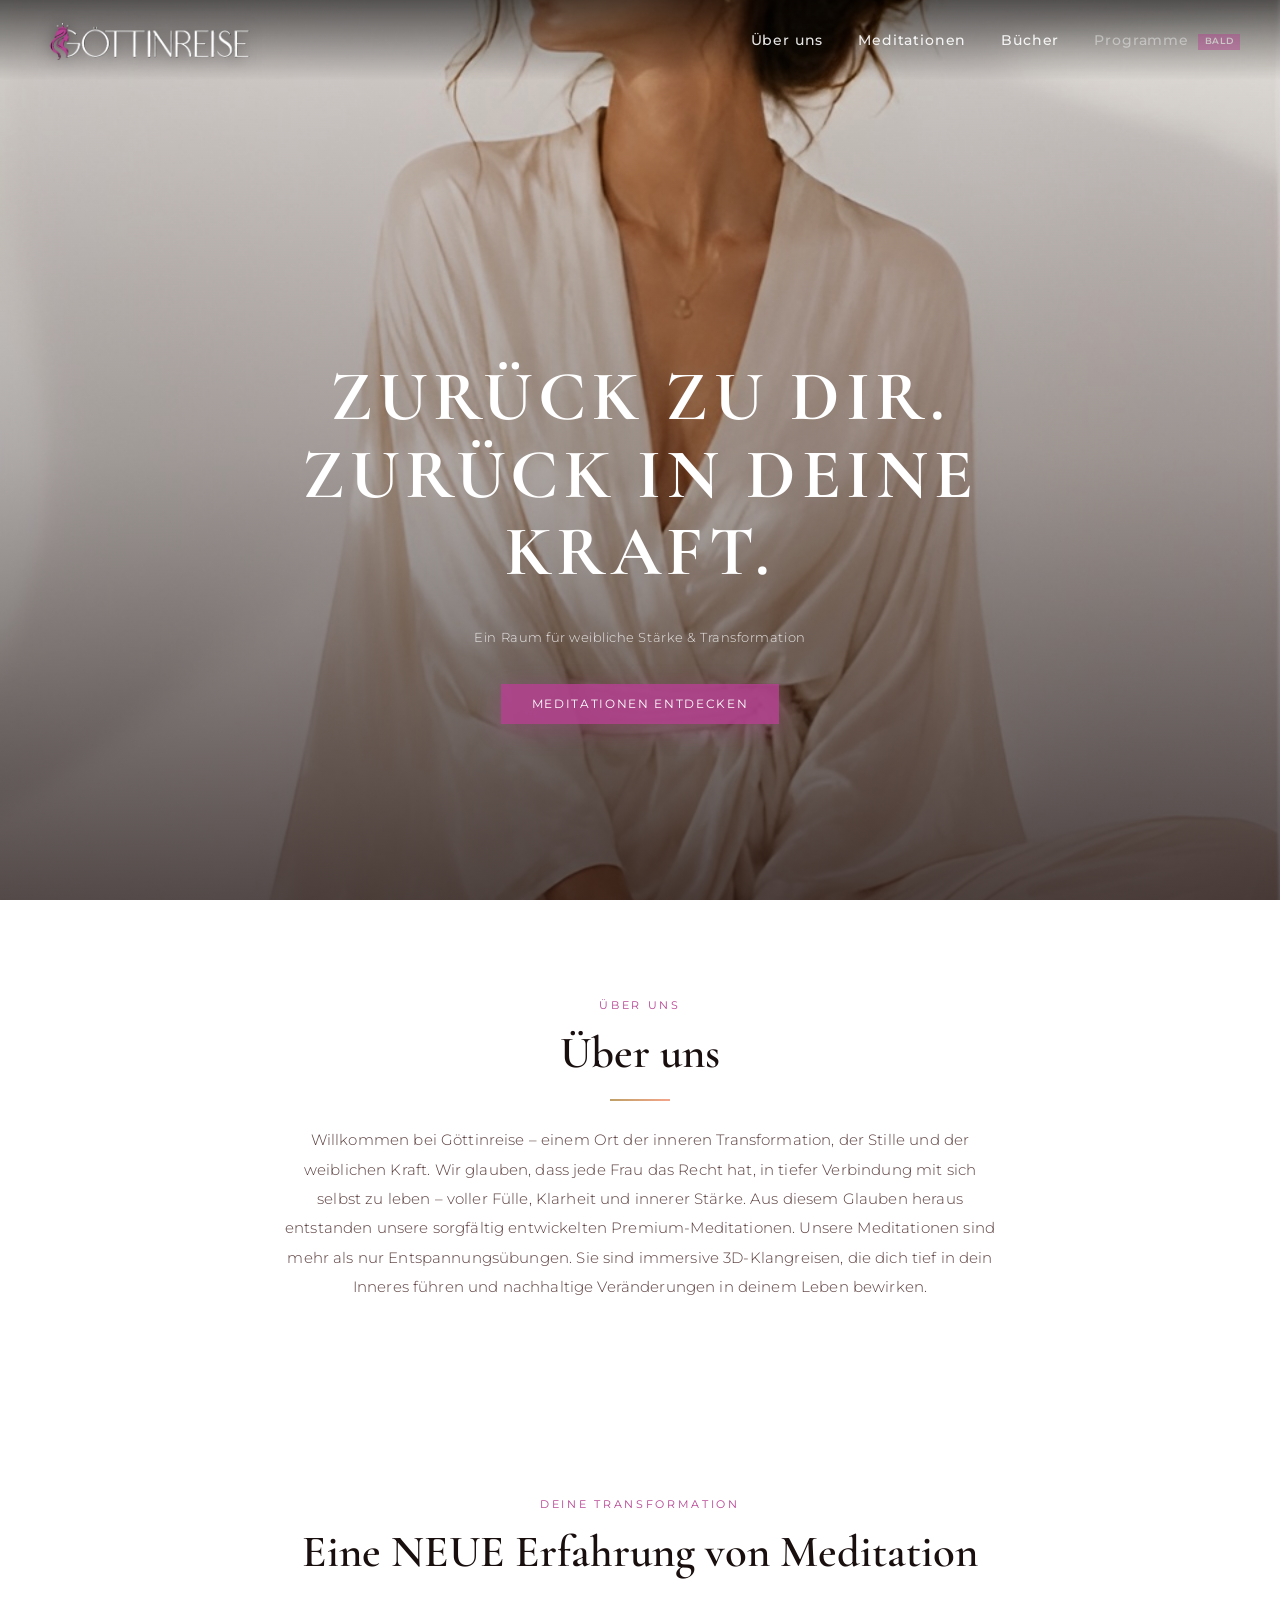
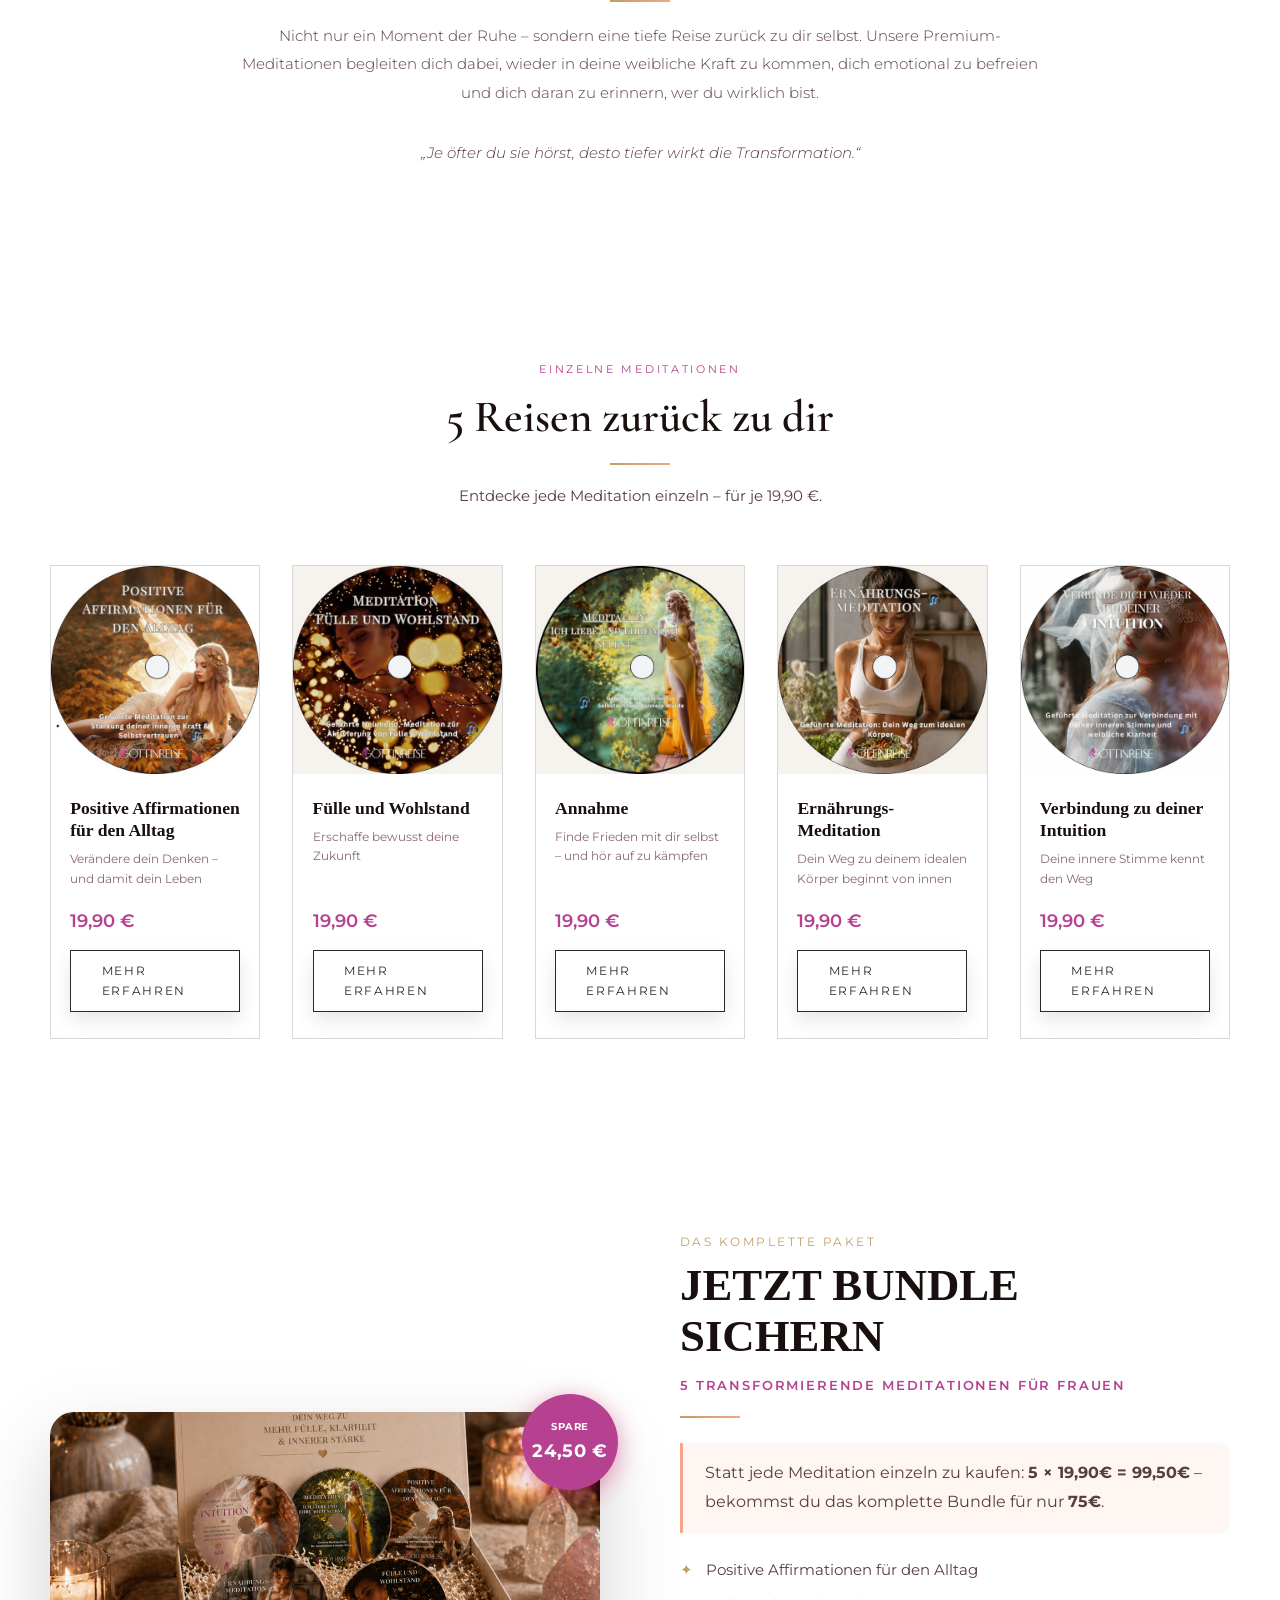
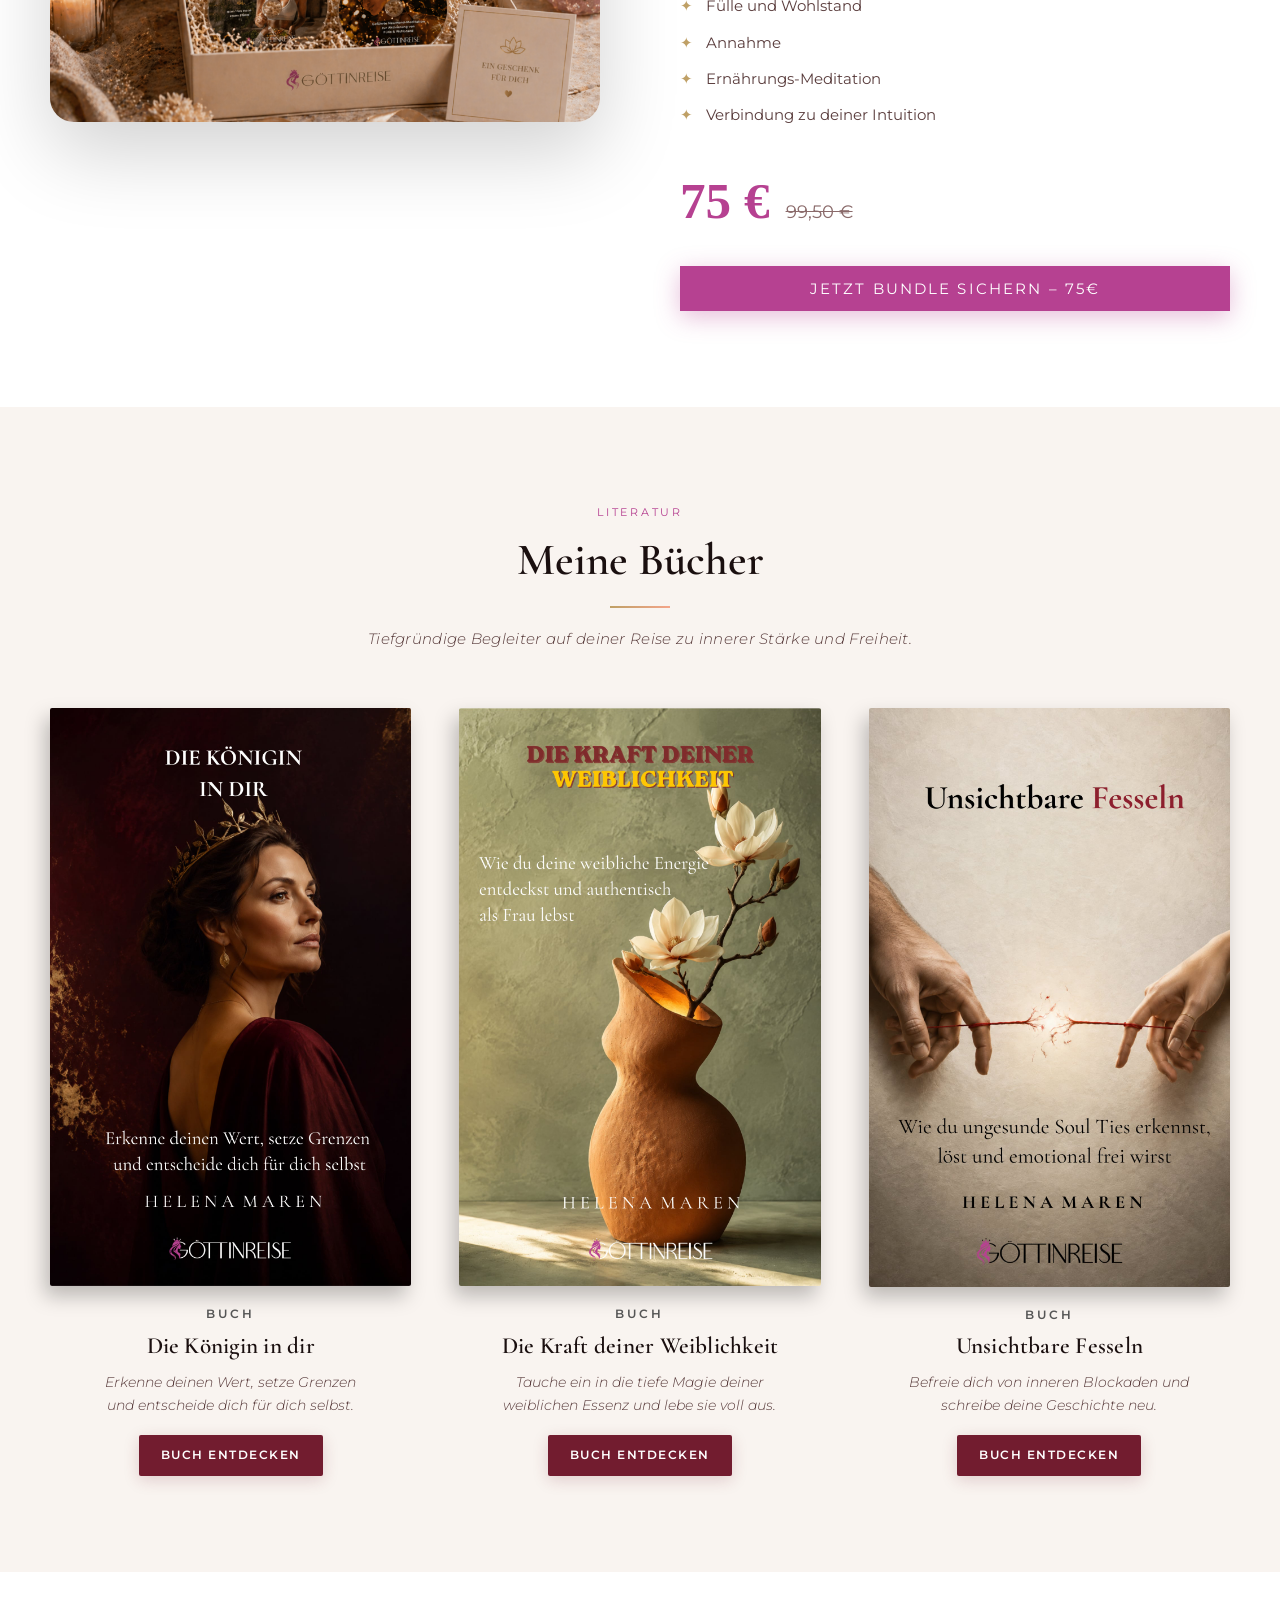
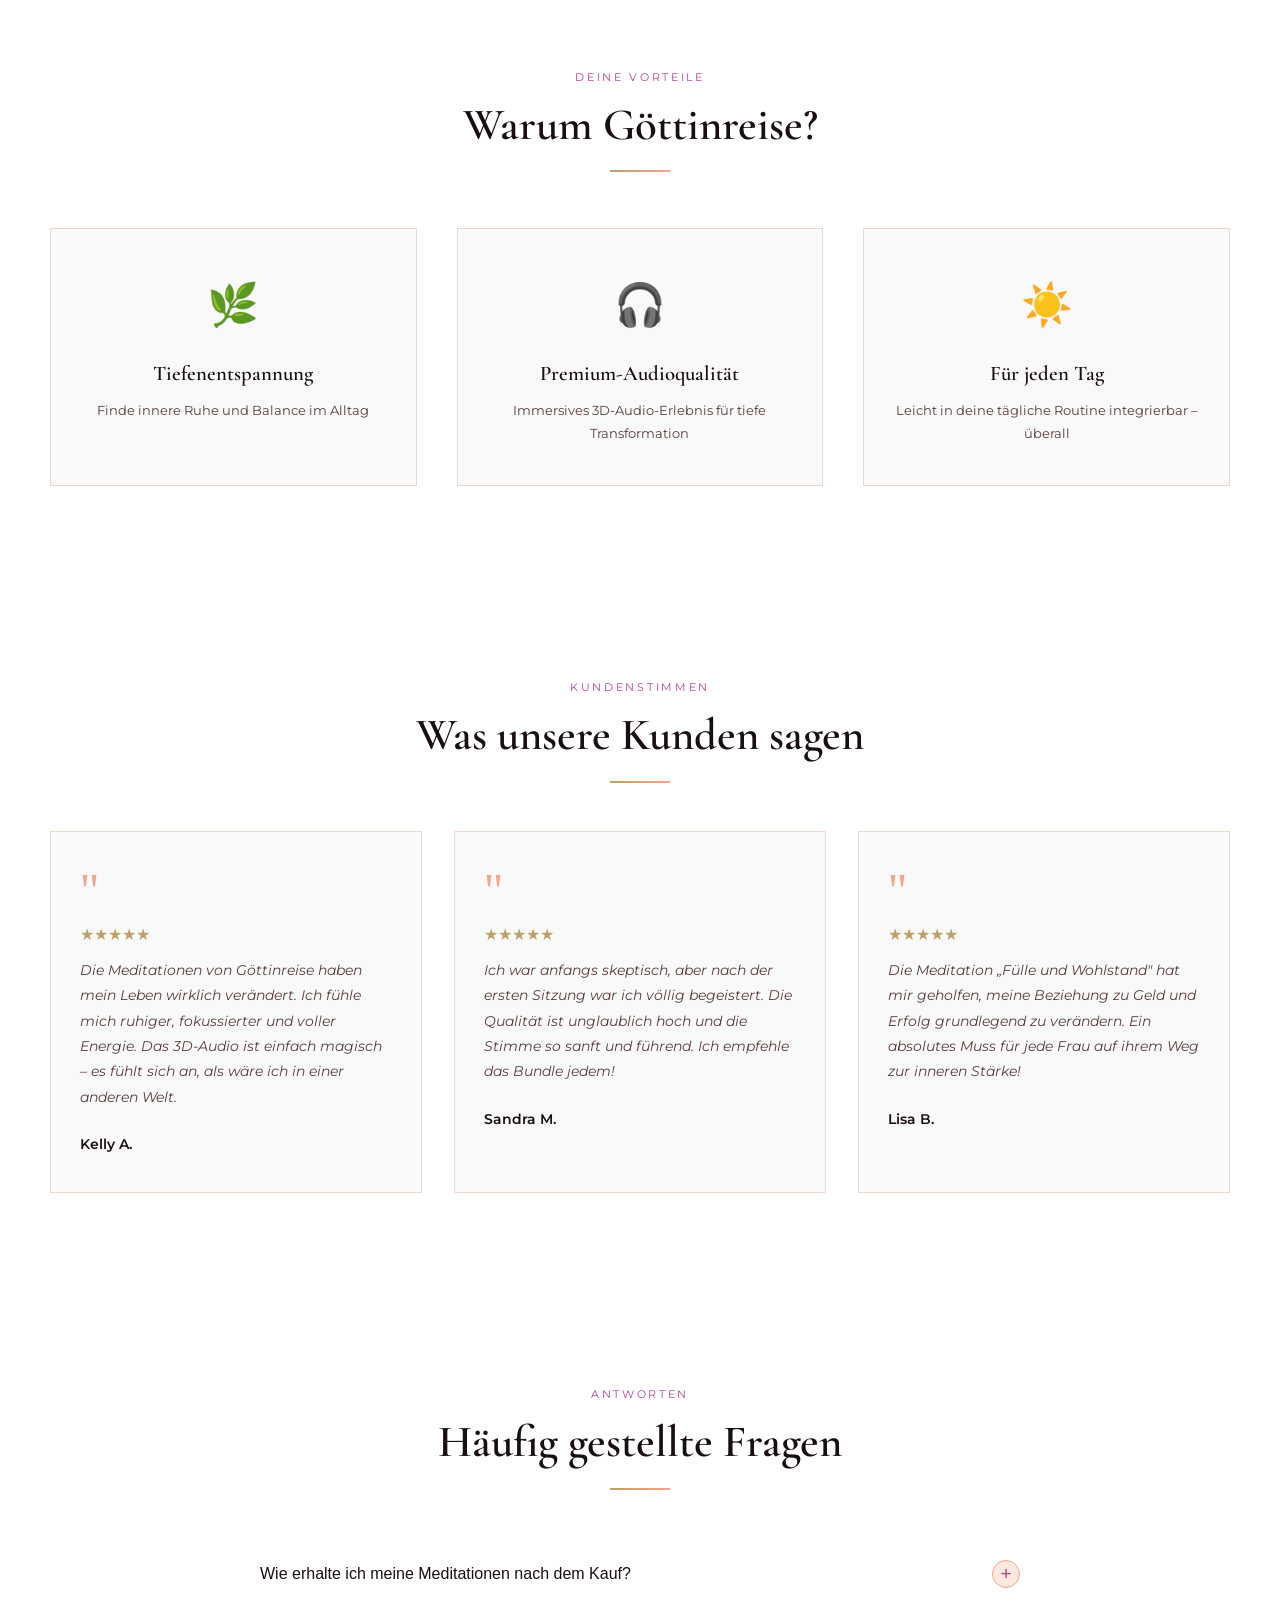
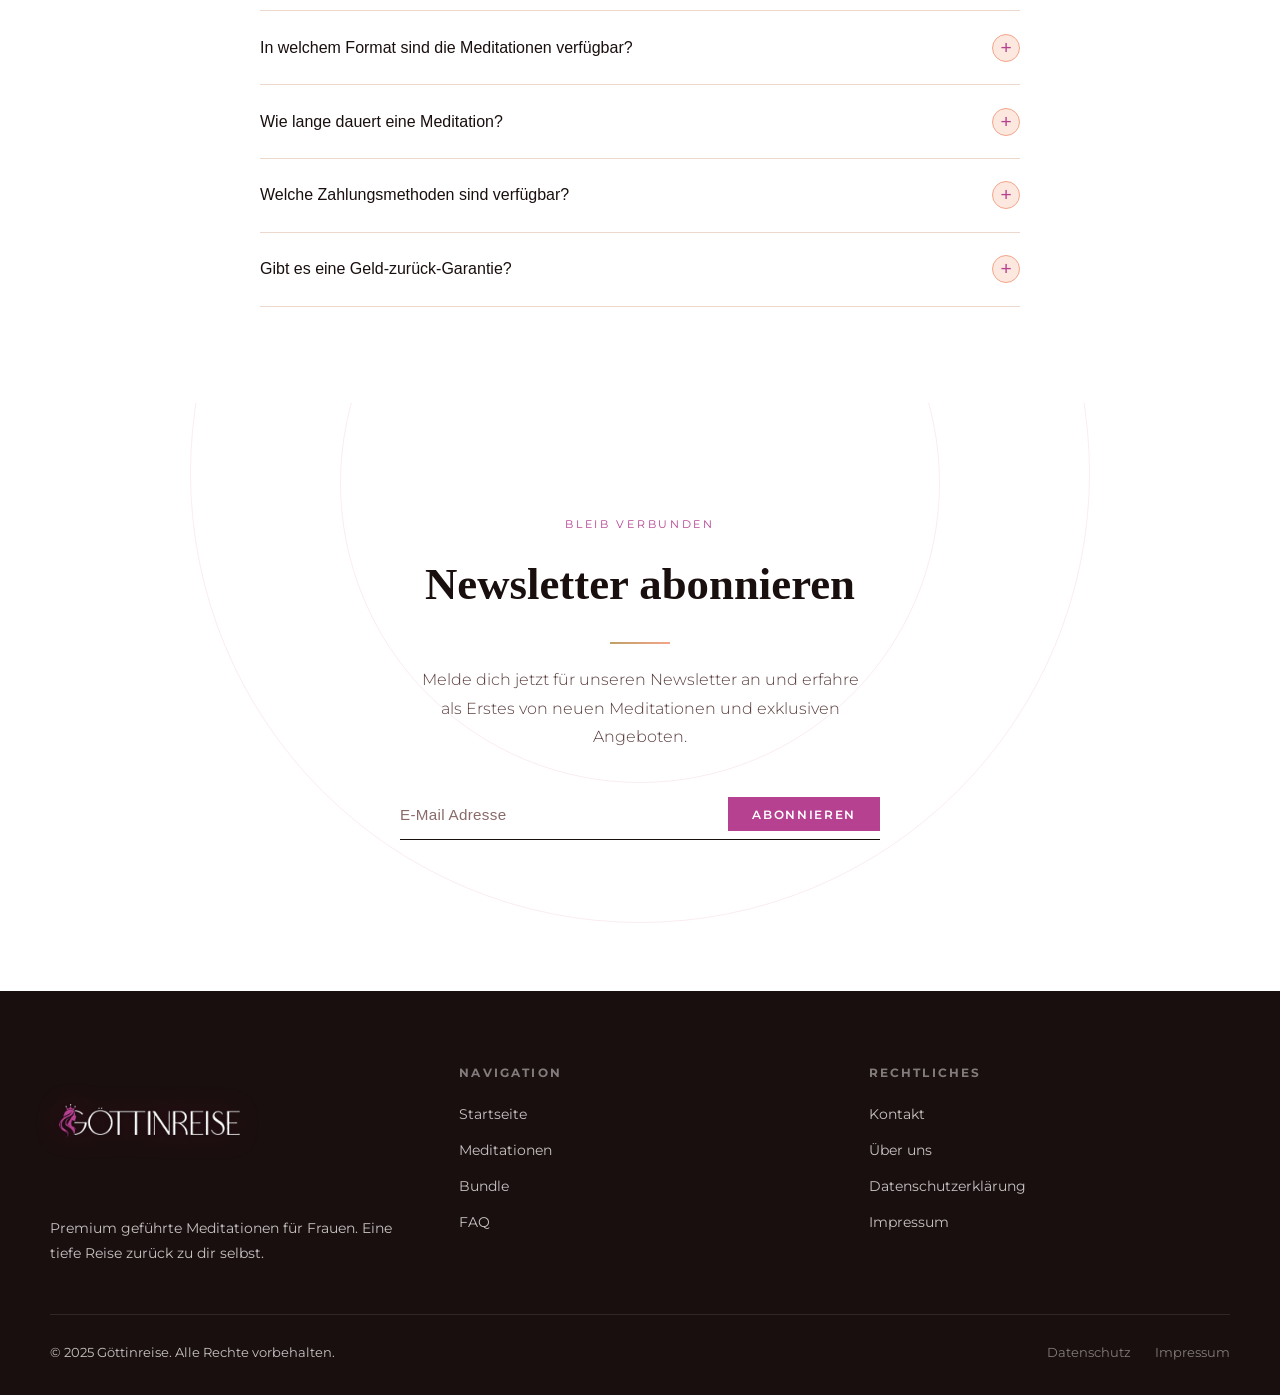
<file: index.html>
<!DOCTYPE html>
<html lang="de">

<head>
  <meta charset="UTF-8" />
  <meta name="viewport" content="width=device-width, initial-scale=1.0" />
  <title>Göttinreise – Premium-Meditationen für Frauen | Innere Stärke & Transformation</title>
  <meta name="description" content="5 transformierende Meditationen für Frauen. Finde zurück zu dir – mit Positive Affirmationen, Fülle & Wohlstand, Annahme, Ernährungs-Meditation und Intuition. Jetzt als Bundle für 75€." />
  <link rel="stylesheet" href="style.css" />
  <link rel="icon" type="image/jpg" href="images/favicon.jpg">
  <link rel="apple-touch-icon" href="images/favicon.jpg">
</head>

<body>

  <!-- NAVBAR -->
  <nav class="navbar" id="navbar">
    <a href="index.html" class="nav-logo">
      <!-- logo-white: visible on transparent (hero) state -->
      <img src="images/logo-white.png" alt="Göttinreise Logo" class="logo-white" />
      <!-- logo-black: visible when navbar is solid white (scrolled) -->
      <img src="images/logo-black.png" alt="Göttinreise Logo" class="logo-dark" />
    </a>
    <ul class="nav-links" id="navLinks">
      <li><a href="#ueber-uns">Über uns</a></li>
      <li><a href="#meditationen">Meditationen</a></li>
      <li><a href="#books">Bücher</a></li>
      <li><a href="#" class="nav-coming-soon" aria-disabled="true" tabindex="-1">Programme <span class="nav-badge">Bald</span></a></li>
    </ul>
    <button class="nav-burger" id="burger" aria-label="Menü öffnen">
      <span></span><span></span><span></span>
    </button>
  </nav>

  <!-- HERO -->
  <section class="hero" id="home">
    <img src="images/hero.png" alt="Frau meditiert bei Sonnenuntergang" class="hero-img" />
    <div class="hero-overlay"></div>
    <div class="hero-content">
      <h1 class="hero-title">ZURÜCK ZU DIR.<br>ZURÜCK IN DEINE KRAFT.</h1>
      <p class="hero-sub">Ein Raum für weibliche Stärke &amp; Transformation</p>
      <div class="hero-actions">
        <a href="#meditationen" class="btn btn-primary" id="hero-cta-btn">Meditationen entdecken</a>
      </div>
    </div>
  </section>

  <!-- ÜBER UNS -->
  <section class="ueber-uns-section" id="ueber-uns">
    <div class="section-inner ueber-uns-inner reveal">
      <span class="eyebrow">Über uns</span>
      <h2 class="section-title center">Über uns</h2>
      <div class="divider center"></div>
      <p class="ueber-uns-text">Willkommen bei Göttinreise – einem Ort der inneren Transformation, der Stille und der weiblichen Kraft. Wir glauben, dass jede Frau das Recht hat, in tiefer Verbindung mit sich selbst zu leben – voller Fülle, Klarheit und innerer Stärke. Aus diesem Glauben heraus entstanden unsere sorgfältig entwickelten Premium-Meditationen. Unsere Meditationen sind mehr als nur Entspannungsübungen. Sie sind immersive 3D-Klangreisen, die dich tief in dein Inneres führen und nachhaltige Veränderungen in deinem Leben bewirken.</p>
    </div>
  </section>

  <!-- BRAND INTRO -->
  <section class="brand-intro" id="about">
    <div class="section-inner brand-intro-inner reveal">
      <span class="eyebrow">Deine Transformation</span>
      <h2 class="section-title center" style="margin-bottom:1.4rem;">Eine NEUE Erfahrung von Meditation</h2>
      <div class="divider center"></div>
      <p>Nicht nur ein Moment der Ruhe – sondern eine tiefe Reise zurück zu dir selbst. Unsere Premium-Meditationen begleiten dich dabei, wieder in deine weibliche Kraft zu kommen, dich emotional zu befreien und dich daran zu erinnern, wer du wirklich bist.</p>
      <p class="value-testimonial" style="margin-top:2rem;">&bdquo;Je öfter du sie hörst, desto tiefer wirkt die Transformation.&ldquo;</p>
    </div>
  </section>

  <!-- INDIVIDUAL MEDITATIONS -->
  <section class="products-section" id="meditationen">
    <div class="section-inner">
      <div style="text-align:center" class="reveal">
        <span class="eyebrow">Einzelne Meditationen</span>
        <h2 class="section-title center">5 Reisen zurück zu dir</h2>
        <div class="divider center"></div>
        <p class="products-intro">Entdecke jede Meditation einzeln – für je 19,90 €.</p>
      </div>

      <div class="products-grid">

        <div class="product-card reveal">
          <img src="images/product4.jpg" alt="Positive Affirmationen für den Alltag" class="product-card-img" />
          <div class="product-card-body">
            <h3 class="product-card-title">Positive Affirmationen für den Alltag</h3>
            <p class="product-card-sub">Verändere dein Denken – und damit dein Leben</p>
            <p class="product-card-price">19,90 €</p>
            <a href="produkt.html?id=1" class="btn btn-secondary">Mehr erfahren</a>
          </div>
        </div>

        <div class="product-card reveal">
          <img src="images/product1.jpg" alt="Fülle und Wohlstand" class="product-card-img" />
          <div class="product-card-body">
            <h3 class="product-card-title">Fülle und Wohlstand</h3>
            <p class="product-card-sub">Erschaffe bewusst deine Zukunft</p>
            <p class="product-card-price">19,90 €</p>
            <a href="produkt.html?id=2" class="btn btn-secondary">Mehr erfahren</a>
          </div>
        </div>

        <div class="product-card reveal">
          <img src="images/product3.jpg" alt="Annahme – Frieden mit dir selbst" class="product-card-img" />
          <div class="product-card-body">
            <h3 class="product-card-title">Annahme</h3>
            <p class="product-card-sub">Finde Frieden mit dir selbst – und hör auf zu kämpfen</p>
            <p class="product-card-price">19,90 €</p>
            <a href="produkt.html?id=3" class="btn btn-secondary">Mehr erfahren</a>
          </div>
        </div>

        <div class="product-card reveal">
          <img src="images/product2.jpg" alt="Ernährungs-Meditation" class="product-card-img" />
          <div class="product-card-body">
            <h3 class="product-card-title">Ernährungs-Meditation</h3>
            <p class="product-card-sub">Dein Weg zu deinem idealen Körper beginnt von innen</p>
            <p class="product-card-price">19,90 €</p>
            <a href="produkt.html?id=4" class="btn btn-secondary">Mehr erfahren</a>
          </div>
        </div>

        <div class="product-card reveal">
          <img src="images/product5.jpg" alt="Verbindung zu deiner Intuition" class="product-card-img" />
          <div class="product-card-body">
            <h3 class="product-card-title">Verbindung zu deiner Intuition</h3>
            <p class="product-card-sub">Deine innere Stimme kennt den Weg</p>
            <p class="product-card-price">19,90 €</p>
            <a href="produkt.html?id=5" class="btn btn-secondary">Mehr erfahren</a>
          </div>
        </div>

      </div>
    </div>
  </section>

  <!-- BUNDLE OFFER -->
  <section class="bundle-section" id="bundle">
    <div class="section-inner">
      <div class="bundle-grid">
        <div class="bundle-img-wrap reveal">
          <img src="images/bundle.png" alt="Das komplette Göttinreise Bundle – alle 5 Meditationen" />
          <div class="bundle-badge">
            <span>SPARE</span>
            <span class="save">24,50 €</span>
          </div>
        </div>
        <div class="bundle-info reveal">
          <p class="pre-headline">Das komplette Paket</p>
          <h2 class="headline">JETZT BUNDLE SICHERN</h2>
          <p class="subtitle">5 transformierende Meditationen für Frauen</p>
          <div class="divider" style="margin-top:1.2rem"></div>
          <div class="bundle-promo">
            Statt jede Meditation einzeln zu kaufen: <strong>5 × 19,90€ = 99,50€</strong> – bekommst du das komplette Bundle für nur <strong>75€</strong>.
          </div>
          <ul class="bundle-includes">
            <li>Positive Affirmationen für den Alltag</li>
            <li>Fülle und Wohlstand</li>
            <li>Annahme</li>
            <li>Ernährungs-Meditation</li>
            <li>Verbindung zu deiner Intuition</li>
          </ul>
          <div class="bundle-price">
            <span class="now">75 €</span>
            <span class="was">99,50 €</span>
          </div>
          <a href="#" class="btn btn-primary" id="bundle-buy-btn" style="width:100%;justify-content:center;font-size:.95rem">JETZT BUNDLE SICHERN – 75€</a>
        </div>
      </div>
    </div>
  </section>

  <!-- BOOKS -->
  <section class="books-section" id="books">
    <div class="section-inner">
      <div style="text-align:center" class="reveal">
        <span class="eyebrow">Literatur</span>
        <h2 class="section-title center">Meine Bücher</h2>
        <div class="divider center"></div>
        <p class="books-intro section-subtitle">Tiefgründige Begleiter auf deiner Reise zu innerer Stärke und Freiheit.</p>
      </div>

      <div class="books-grid">

        <div class="luxury-book-item reveal">
          <img src="images/5a5e313b-7551-4bc6-b053-1c66216d6592.jpg" alt="Die Königin in dir" class="book-cover-realistic" />
          <span class="book-eyebrow">BUCH</span>
          <h3 class="book-title">Die Königin in dir</h3>
          <p class="book-desc">Erkenne deinen Wert, setze Grenzen und entscheide dich für dich selbst.</p>
          <a href="mailto:kontakt@goettinreise.de?subject=Anfrage:%20Die%20K%C3%B6nigin%20in%20dir" class="book-btn" id="book-btn-1">Buch entdecken</a>
        </div>

        <div class="luxury-book-item reveal">
          <img src="images/14e98747-7237-4a11-85b4-4484c0a63f0e.jpg" alt="Die Kraft deiner Weiblichkeit" class="book-cover-realistic" />
          <span class="book-eyebrow">BUCH</span>
          <h3 class="book-title">Die Kraft deiner Weiblichkeit</h3>
          <p class="book-desc">Tauche ein in die tiefe Magie deiner weiblichen Essenz und lebe sie voll aus.</p>
          <a href="mailto:kontakt@goettinreise.de?subject=Anfrage:%20Die%20Kraft%20deiner%20Weiblichkeit" class="book-btn" id="book-btn-2">Buch entdecken</a>
        </div>

        <div class="luxury-book-item reveal">
          <img src="images/b8025618-b7d2-40f4-b5ac-9e57ffad72f6.jpg" alt="Unsichtbare Fesseln" class="book-cover-realistic" />
          <span class="book-eyebrow">BUCH</span>
          <h3 class="book-title">Unsichtbare Fesseln</h3>
          <p class="book-desc">Befreie dich von inneren Blockaden und schreibe deine Geschichte neu.</p>
          <a href="mailto:kontakt@goettinreise.de?subject=Anfrage:%20Unsichtbare%20Fesseln" class="book-btn" id="book-btn-3">Buch entdecken</a>
        </div>

      </div>
    </div>
  </section>

  <!-- BENEFITS -->
  <section class="benefits-section" id="vorteile">
    <div class="section-inner">
      <div style="text-align:center" class="reveal">
        <span class="eyebrow">Deine Vorteile</span>
        <h2 class="section-title center">Warum Göttinreise?</h2>
        <div class="divider center"></div>
      </div>
      <div class="benefits-grid">
        <div class="benefit-card reveal">
          <span class="benefit-icon">🌿</span>
          <h3 class="benefit-title">Tiefenentspannung</h3>
          <p class="benefit-text">Finde innere Ruhe und Balance im Alltag</p>
        </div>
        <div class="benefit-card reveal">
          <span class="benefit-icon">🎧</span>
          <h3 class="benefit-title">Premium-Audioqualität</h3>
          <p class="benefit-text">Immersives 3D-Audio-Erlebnis für tiefe Transformation</p>
        </div>
        <div class="benefit-card reveal">
          <span class="benefit-icon">☀️</span>
          <h3 class="benefit-title">Für jeden Tag</h3>
          <p class="benefit-text">Leicht in deine tägliche Routine integrierbar – überall</p>
        </div>
      </div>
    </div>
  </section>

  <!-- TESTIMONIALS -->
  <section class="testimonials-section" id="bewertungen">
    <div class="section-inner">
      <div style="text-align:center" class="reveal">
        <span class="eyebrow">Kundenstimmen</span>
        <h2 class="section-title center">Was unsere Kunden sagen</h2>
        <div class="divider center"></div>
      </div>
      <div class="testimonials-grid">

        <div class="testimonial-card reveal">
          <div class="testimonial-quote">"</div>
          <p class="testimonial-stars">★★★★★</p>
          <p class="testimonial-text">Die Meditationen von Göttinreise haben mein Leben wirklich verändert. Ich fühle mich ruhiger, fokussierter und voller Energie. Das 3D-Audio ist einfach magisch – es fühlt sich an, als wäre ich in einer anderen Welt.</p>
          <p class="testimonial-author">Kelly A.</p>
        </div>

        <div class="testimonial-card reveal">
          <div class="testimonial-quote">"</div>
          <p class="testimonial-stars">★★★★★</p>
          <p class="testimonial-text">Ich war anfangs skeptisch, aber nach der ersten Sitzung war ich völlig begeistert. Die Qualität ist unglaublich hoch und die Stimme so sanft und führend. Ich empfehle das Bundle jedem!</p>
          <p class="testimonial-author">Sandra M.</p>
        </div>

        <div class="testimonial-card reveal">
          <div class="testimonial-quote">"</div>
          <p class="testimonial-stars">★★★★★</p>
          <p class="testimonial-text">Die Meditation „Fülle und Wohlstand" hat mir geholfen, meine Beziehung zu Geld und Erfolg grundlegend zu verändern. Ein absolutes Muss für jede Frau auf ihrem Weg zur inneren Stärke!</p>
          <p class="testimonial-author">Lisa B.</p>
        </div>

      </div>
    </div>
  </section>

  <!-- FAQ -->
  <section class="faq-section" id="faq">
    <div class="section-inner">
      <div style="text-align:center" class="reveal">
        <span class="eyebrow">Antworten</span>
        <h2 class="section-title center">Häufig gestellte Fragen</h2>
        <div class="divider center"></div>
      </div>
      <div class="faq-list">

        <div class="faq-item">
          <button class="faq-question" aria-expanded="false">
            Wie erhalte ich meine Meditationen nach dem Kauf?
            <span class="faq-icon">+</span>
          </button>
          <div class="faq-answer">
            Nach dem Kauf wirst du auf die Danke-Seite weitergeleitet, auf der du deine persönlichen Download-Links sofort findest. Du kannst deine Meditationen direkt herunterladen und jederzeit offline hören.
          </div>
        </div>

        <div class="faq-item">
          <button class="faq-question" aria-expanded="false">
            In welchem Format sind die Meditationen verfügbar?
            <span class="faq-icon">+</span>
          </button>
          <div class="faq-answer">
            Alle Meditationen sind als hochwertige MP3-Dateien in Studioqualität erhältlich. Das Format ist für Kopfhörer optimiert und funktioniert auf allen gängigen Geräten.
          </div>
        </div>

        <div class="faq-item">
          <button class="faq-question" aria-expanded="false">
            Wie lange dauert eine Meditation?
            <span class="faq-icon">+</span>
          </button>
          <div class="faq-answer">
            Jede Meditation dauert zwischen 20 und 35 Minuten – perfekt für eine tägliche Praxis am Morgen oder vor dem Schlafen. Du kannst sie auch unterwegs hören.
          </div>
        </div>

        <div class="faq-item">
          <button class="faq-question" aria-expanded="false">
            Welche Zahlungsmethoden sind verfügbar?
            <span class="faq-icon">+</span>
          </button>
          <div class="faq-answer">
            Wir akzeptieren alle gängigen Kreditkarten, Apple Pay und Google Pay – sicher und verschlüsselt über Stripe verarbeitet.
          </div>
        </div>

        <div class="faq-item">
          <button class="faq-question" aria-expanded="false">
            Gibt es eine Geld-zurück-Garantie?
            <span class="faq-icon">+</span>
          </button>
          <div class="faq-answer">
            Da es sich um digitale Produkte handelt, gilt das gesetzliche Widerrufsrecht bei sofortigem Download nicht. Bei technischen Problemen helfen wir dir gerne weiter – kontaktiere uns einfach über unser Kontaktformular.
          </div>
        </div>

      </div>
    </div>
  </section>


  <!-- NEWSLETTER -->
  <section class="newsletter-section" id="newsletter">
    <div class="section-inner newsletter-inner reveal">
      <span class="eyebrow">Bleib verbunden</span>
      <h2 class="newsletter-title">Newsletter abonnieren</h2>
      <div class="divider center"></div>
      <p class="newsletter-sub">Melde dich jetzt für unseren Newsletter an und erfahre als Erstes von neuen Meditationen und exklusiven Angeboten.</p>

      <form class="newsletter-form" id="newsletter-form"
            action="https://assets.mailerlite.com/jsonp/2330743/forms/186931456507905264/subscribe"
            method="POST">
        <div class="newsletter-field">
          <input
            type="email"
            name="fields[email]"
            id="newsletter-email"
            class="newsletter-input"
            placeholder="E-Mail Adresse"
            required
            autocomplete="email"
          />
          <!-- Required MailerLite hidden fields -->
          <input type="hidden" name="ml-submit" value="1" />
          <input type="hidden" name="anticsrf" value="true" />
          <button type="submit" class="newsletter-btn">Abonnieren</button>
        </div>
        <p class="newsletter-success" id="newsletter-success" aria-live="polite"></p>
      </form>
    </div>
  </section>

  <!-- FOOTER -->

  <footer>
    <div class="footer-inner">
      <div class="footer-brand">
        <div class="footer-image">
          <a href="index.html" class="footer-image">
            <img src="images/logo-white.png" alt="Göttinreise Logo" />
          </a>
        </div>
        <p>Premium geführte Meditationen für Frauen. Eine tiefe Reise zurück zu dir selbst.</p>
      </div>
      <div class="footer-col">
        <h4>Navigation</h4>
        <ul>
          <li><a href="#home">Startseite</a></li>
          <li><a href="#meditationen">Meditationen</a></li>
          <li><a href="#bundle">Bundle</a></li>
          <li><a href="#faq">FAQ</a></li>
        </ul>
      </div>
      <div class="footer-col">
        <h4>Rechtliches</h4>
        <ul>
          <li><a href="kontakt.html">Kontakt</a></li>
          <li><a href="ueber-uns.html">Über uns</a></li>
          <li><a href="datenschutz.html">Datenschutzerklärung</a></li>
          <li><a href="impressum.html">Impressum</a></li>
        </ul>
      </div>
    </div>
    <div class="footer-bottom">
      <span>© 2025 Göttinreise. Alle Rechte vorbehalten.</span>
      <div style="display:flex;gap:1.5rem">
        <a href="datenschutz.html">Datenschutz</a>
        <a href="impressum.html">Impressum</a>
      </div>
    </div>
  </footer>

  <script src="main.js"></script>
</body>

</html>
</file>
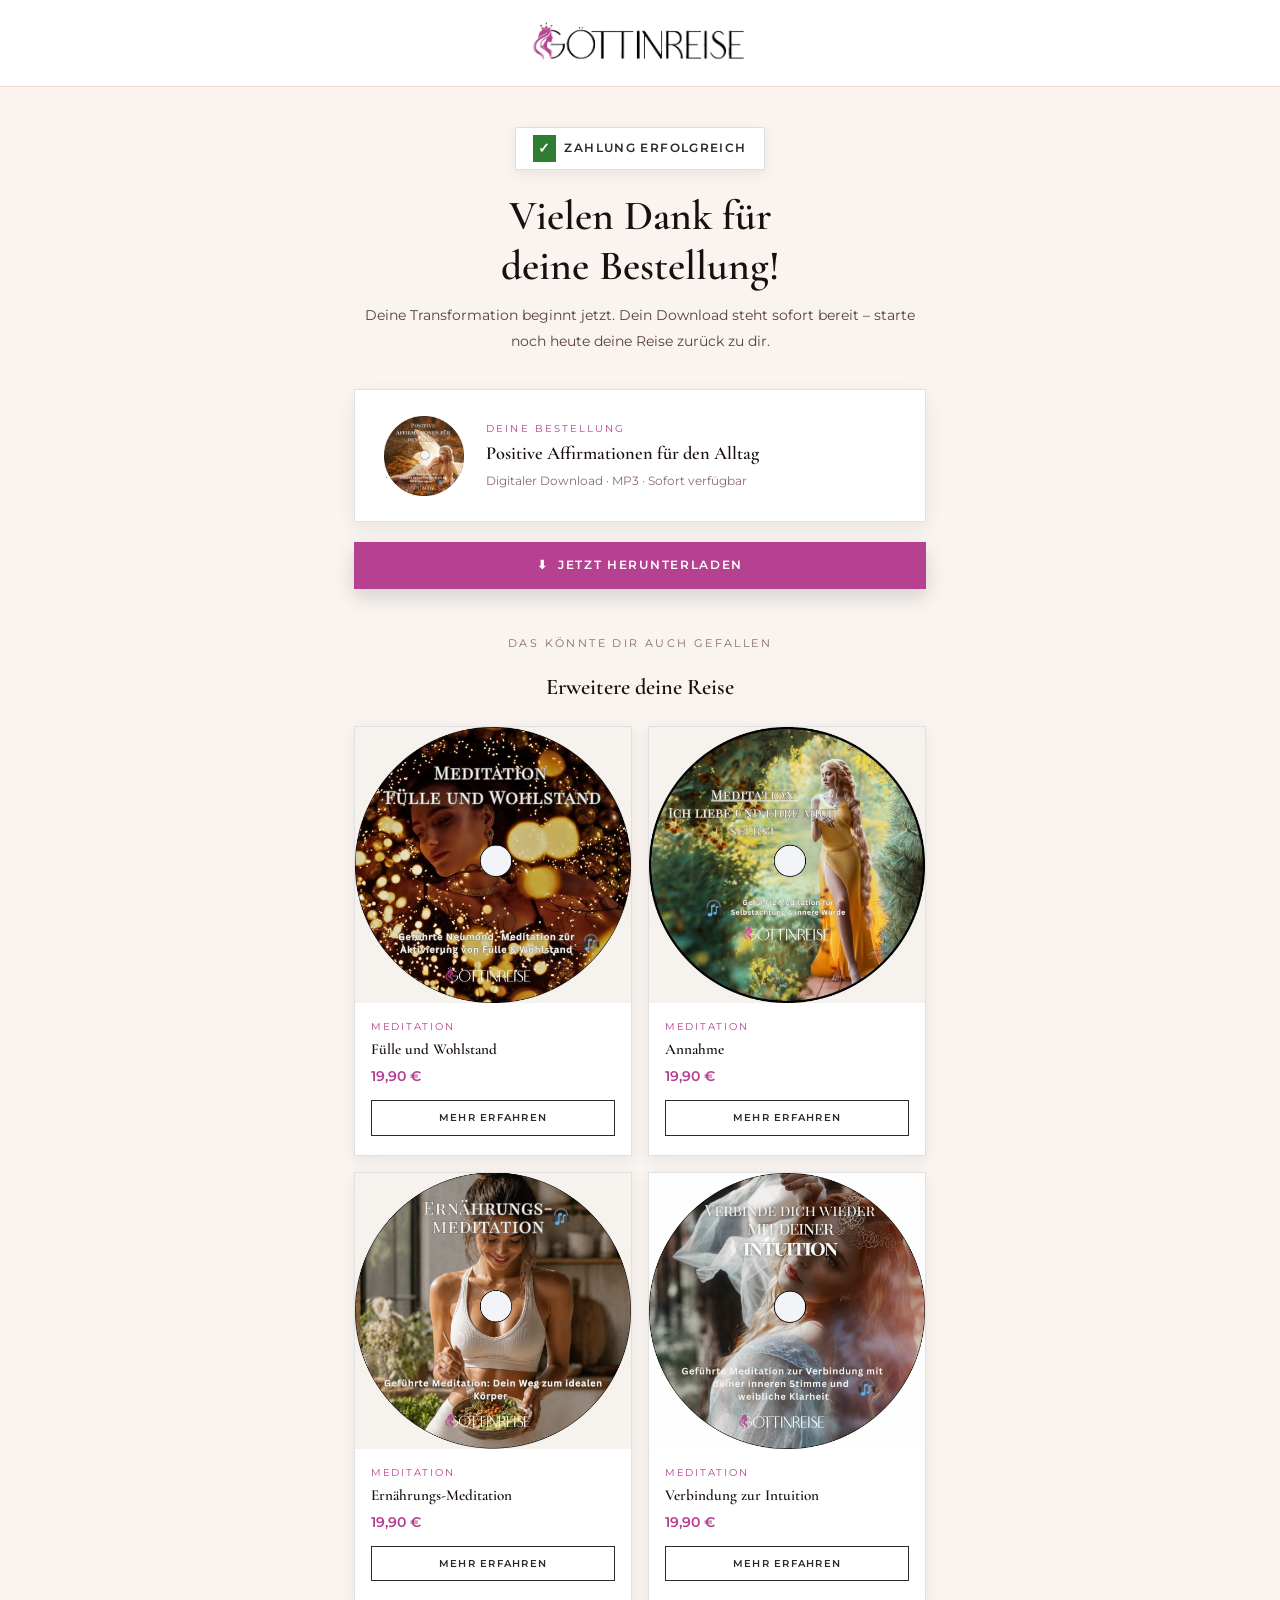
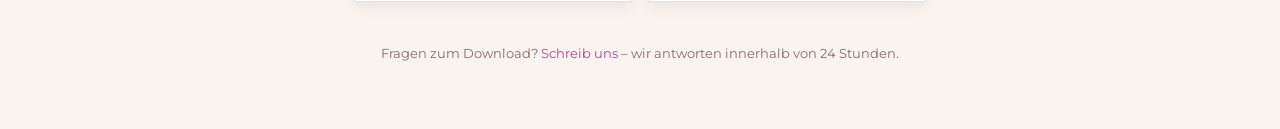
<file: danke-affirmationen.html>
<!DOCTYPE html>
<html lang="de">
<head>
  <meta charset="UTF-8" />
  <meta name="viewport" content="width=device-width, initial-scale=1.0" />
  <title>Vielen Dank – Positive Affirmationen | Göttinreise</title>
  <meta name="robots" content="noindex, nofollow" />
  <link rel="stylesheet" href="style.css" />
  <style>
    body { background: var(--cream); }

    /* ── Header ── */
    .dh-header {
      background: #fff;
      border-bottom: 1px solid var(--border);
      padding: 1.1rem 2rem;
      display: flex;
      justify-content: center;
      align-items: center;
    }
    .dh-header a { display: inline-block; }
    .dh-header img { width: 220px; height: auto; display: block; }

    /* ── Main wrapper ── */
    .dh-main {
      max-width: 620px;
      margin: 2.5rem auto 4rem;
      padding: 0 1.5rem;
      text-align: center;
    }

    /* ── Success badge ── */
    .dh-badge {
      display: inline-flex; align-items: center; gap: .5rem;
      background: #fff; border: 1px solid rgba(42,42,42,0.15);
      border-radius: 0; padding: .45rem 1.1rem;
      font-size: .72rem; font-weight: 600; letter-spacing: .12em;
      text-transform: uppercase; color: var(--logo-gray);
      margin-bottom: 1.4rem;
      box-shadow: 0 4px 12px rgba(0,0,0,0.07);
    }
    .dh-badge::before { content: "✓"; color: #fff; font-size: .85rem; background: #2e7d32; padding: .1rem .3rem; }

    /* ── Greeting ── */
    .dh-greeting {
      font-family: 'Cormorant Garamond', serif;
      font-size: clamp(1.8rem, 5vw, 2.6rem);
      font-weight: 600; line-height: 1.2;
      color: var(--text-dark); margin-bottom: .7rem;
    }
    .dh-sub {
      font-size: .88rem; color: var(--text-mid);
      line-height: 1.8; margin-bottom: 2.2rem;
    }

    /* ── Product block ── */
    .dh-product {
      background: #fff;
      border: 1px solid rgba(42,42,42,0.14);
      padding: 1.6rem 1.8rem;
      display: flex; align-items: center; gap: 1.4rem;
      text-align: left; margin-bottom: 1.2rem;
      box-shadow: 0 6px 18px rgba(0,0,0,0.07);
    }
    .dh-product img {
      width: 80px; height: 80px; object-fit: cover; flex-shrink: 0;
    }
    .dh-product-info { flex: 1; }
    .dh-product-label {
      font-size: .65rem; letter-spacing: .2em; text-transform: uppercase;
      color: var(--magenta); margin-bottom: .3rem; display: block;
    }
    .dh-product-title {
      font-family: 'Cormorant Garamond', serif;
      font-size: 1.15rem; font-weight: 600; color: var(--text-dark);
      line-height: 1.3; margin-bottom: .25rem;
    }
    .dh-product-meta {
      font-size: .78rem; color: var(--text-light);
    }

    /* ── Download button ── */
    .dh-download {
      display: flex; align-items: center; justify-content: center;
      gap: .6rem; width: 100%;
      padding: .85rem 1.8rem;
      background: var(--magenta); color: #fff; border: none;
      font-family: 'Montserrat', sans-serif; font-size: .75rem;
      font-weight: 600; letter-spacing: .14em; text-transform: uppercase;
      text-decoration: none; cursor: pointer;
      box-shadow: 0 8px 20px rgba(0,0,0,0.15);
      transition: background .2s, box-shadow .2s, transform .2s;
      margin-bottom: 2.8rem;
    }
    .dh-download:hover {
      background: var(--magenta-dark);
      box-shadow: 0 12px 28px rgba(0,0,0,0.22);
      transform: translateY(-1px);
    }

    /* ── Cross-sell ── */
    .dh-crosssell { text-align: center; }
    .dh-crosssell-label {
      font-size: .68rem; letter-spacing: .22em; text-transform: uppercase;
      color: var(--text-light); margin-bottom: 1.2rem; display: block;
    }
    .dh-crosssell-title {
      font-family: 'Cormorant Garamond', serif;
      font-size: 1.4rem; font-weight: 600; color: var(--text-dark);
      margin-bottom: 1.6rem; line-height: 1.3;
    }
    .dh-crosssell-grid {
      display: grid; grid-template-columns: 1fr 1fr; gap: 1rem;
    }
    .dh-cross-card {
      background: #fff;
      border: 1px solid rgba(42,42,42,0.14);
      box-shadow: 0 4px 14px rgba(0,0,0,0.07);
      overflow: hidden; text-decoration: none;
      display: flex; flex-direction: column;
      transition: transform .3s, box-shadow .3s;
    }
    .dh-cross-card:hover {
      transform: translateY(-4px);
      box-shadow: 0 12px 30px rgba(0,0,0,0.12);
    }
    .dh-cross-card img {
      width: 100%; aspect-ratio: 1/1; object-fit: cover;
    }
    .dh-cross-card-body { padding: 1rem 1rem 1.2rem; text-align: left; }
    .dh-cross-card-eyebrow {
      font-size: .6rem; letter-spacing: .18em; text-transform: uppercase;
      color: var(--magenta); margin-bottom: .3rem; display: block;
    }
    .dh-cross-card-title {
      font-family: 'Cormorant Garamond', serif;
      font-size: .95rem; font-weight: 600; color: var(--text-dark);
      line-height: 1.3; margin-bottom: .3rem;
    }
    .dh-cross-card-price {
      font-size: .85rem; font-weight: 600; color: var(--magenta);
      margin-bottom: .75rem;
    }
    .dh-cross-card-btn {
      display: block; text-align: center; padding: .5rem 1rem;
      background: #fff; color: var(--logo-gray);
      border: 1.5px solid var(--logo-gray);
      font-family: 'Montserrat', sans-serif;
      font-size: .65rem; font-weight: 600; letter-spacing: .12em;
      text-transform: uppercase; text-decoration: none;
      transition: background .2s, color .2s;
    }
    .dh-cross-card-btn:hover { background: var(--logo-gray); color: #fff; }

    /* ── Support note ── */
    .dh-support {
      margin-top: 2.5rem; font-size: .8rem;
      color: var(--text-light); line-height: 1.8;
    }
    .dh-support a { color: var(--magenta); text-decoration: none; }

    @media(max-width:560px) {
      .dh-product { flex-direction: column; align-items: flex-start; }
      .dh-crosssell-grid { grid-template-columns: 1fr; }
    }
  </style>
</head>

<body>

  <!-- Header: centered logo matching index.html size -->
  <header class="dh-header">
    <a href="index.html">
      <img src="images/logo-black.png" alt="Göttinreise Logo" />
    </a>
  </header>

  <main class="dh-main">

    <!-- Success badge -->
    <span class="dh-badge">Zahlung erfolgreich</span>

    <!-- Greeting -->
    <h1 class="dh-greeting">Vielen Dank für<br>deine Bestellung!</h1>
    <p class="dh-sub">Deine Transformation beginnt jetzt. Dein Download steht sofort bereit – starte noch heute deine Reise zurück zu dir.</p>

    <!-- Ordered product -->
    <div class="dh-product">
      <img src="images/product4.jpg" alt="Positive Affirmationen für den Alltag" />
      <div class="dh-product-info">
        <span class="dh-product-label">Deine Bestellung</span>
        <p class="dh-product-title">Positive Affirmationen für den Alltag</p>
        <p class="dh-product-meta">Digitaler Download · MP3 · Sofort verfügbar</p>
      </div>
    </div>

    <!-- Download button -->
    <a href="./audio/meditation-positive-affirmationen.mp3"
       class="dh-download"
       download="Göttinreise-Positive-Affirmationen.mp3">
      ⬇ &nbsp;Jetzt herunterladen
    </a>

    <!-- Cross-sell -->
    <div class="dh-crosssell">
      <span class="dh-crosssell-label">Das könnte dir auch gefallen</span>
      <p class="dh-crosssell-title">Erweitere deine Reise</p>

      <div class="dh-crosssell-grid">

        <!-- Fülle und Wohlstand -->
        <a href="produkt.html?id=2" class="dh-cross-card">
          <img src="images/product1.jpg" alt="Fülle und Wohlstand" />
          <div class="dh-cross-card-body">
            <span class="dh-cross-card-eyebrow">Meditation</span>
            <p class="dh-cross-card-title">Fülle und Wohlstand</p>
            <p class="dh-cross-card-price">19,90 €</p>
            <span class="dh-cross-card-btn">Mehr erfahren</span>
          </div>
        </a>

        <!-- Annahme -->
        <a href="produkt.html?id=3" class="dh-cross-card">
          <img src="images/product3.jpg" alt="Annahme" />
          <div class="dh-cross-card-body">
            <span class="dh-cross-card-eyebrow">Meditation</span>
            <p class="dh-cross-card-title">Annahme</p>
            <p class="dh-cross-card-price">19,90 €</p>
            <span class="dh-cross-card-btn">Mehr erfahren</span>
          </div>
        </a>

        <!-- Ernährungs-Meditation -->
        <a href="produkt.html?id=4" class="dh-cross-card">
          <img src="images/product2.jpg" alt="Ernährungs-Meditation" />
          <div class="dh-cross-card-body">
            <span class="dh-cross-card-eyebrow">Meditation</span>
            <p class="dh-cross-card-title">Ernährungs-Meditation</p>
            <p class="dh-cross-card-price">19,90 €</p>
            <span class="dh-cross-card-btn">Mehr erfahren</span>
          </div>
        </a>

        <!-- Verbindung zur Intuition -->
        <a href="produkt.html?id=5" class="dh-cross-card">
          <img src="images/product5.jpg" alt="Verbindung zur Intuition" />
          <div class="dh-cross-card-body">
            <span class="dh-cross-card-eyebrow">Meditation</span>
            <p class="dh-cross-card-title">Verbindung zur Intuition</p>
            <p class="dh-cross-card-price">19,90 €</p>
            <span class="dh-cross-card-btn">Mehr erfahren</span>
          </div>
        </a>

      </div>
    </div>

    <!-- Support -->
    <p class="dh-support">
      Fragen zum Download? <a href="kontakt.html">Schreib uns</a> – wir antworten innerhalb von 24 Stunden.
    </p>

  </main>

</body>
</html>
</file>
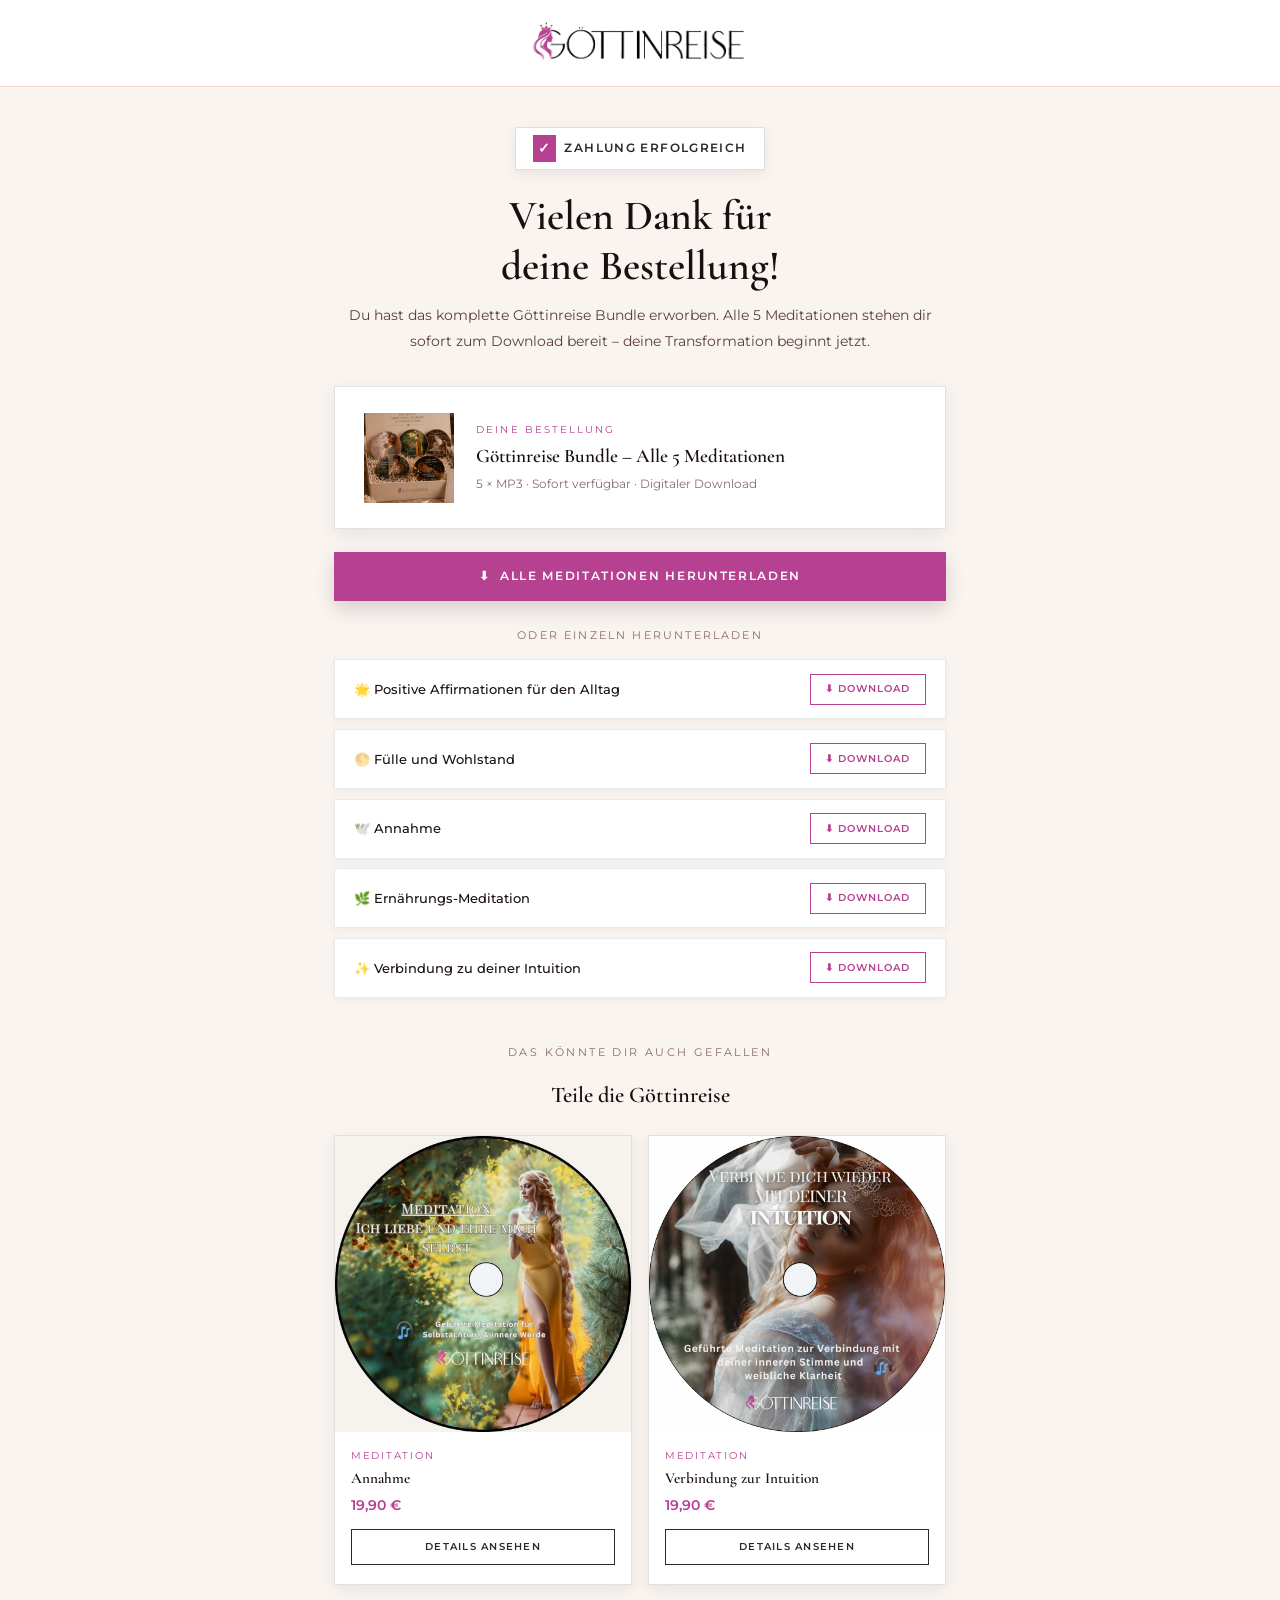
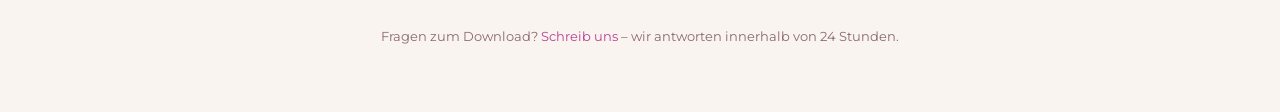
<file: danke-bundle.html>
<!DOCTYPE html>
<html lang="de">
<head>
  <meta charset="UTF-8" />
  <meta name="viewport" content="width=device-width, initial-scale=1.0" />
  <title>Vielen Dank – Göttinreise Bundle | Göttinreise</title>
  <meta name="robots" content="noindex, nofollow" />
  <link rel="stylesheet" href="style.css" />
  <style>
    body { background: var(--cream); }

    /* ── Header ── */
    .dh-header {
      background: #fff;
      border-bottom: 1px solid var(--border);
      padding: 1.1rem 2rem;
      display: flex; justify-content: center; align-items: center;
    }
    .dh-header a { display: inline-block; }
    .dh-header img { width: 220px; height: auto; display: block; }

    /* ── Main ── */
    .dh-main {
      max-width: 660px;
      margin: 2.5rem auto 4rem;
      padding: 0 1.5rem;
      text-align: center;
    }

    /* ── Success badge ── */
    .dh-badge {
      display: inline-flex; align-items: center; gap: .5rem;
      background: #fff; border: 1px solid rgba(42,42,42,0.15);
      border-radius: 0; padding: .45rem 1.1rem;
      font-size: .72rem; font-weight: 600; letter-spacing: .12em;
      text-transform: uppercase; color: var(--logo-gray);
      margin-bottom: 1.4rem;
      box-shadow: 0 4px 12px rgba(0,0,0,0.07);
    }
    .dh-badge::before { content: "✓"; color: #fff; font-size: .85rem; background: var(--magenta); padding: .1rem .3rem; }

    /* ── Greeting ── */
    .dh-greeting {
      font-family: 'Cormorant Garamond', serif;
      font-size: clamp(1.8rem, 5vw, 2.6rem);
      font-weight: 600; line-height: 1.2;
      color: var(--text-dark); margin-bottom: .7rem;
    }
    .dh-sub {
      font-size: .88rem; color: var(--text-mid);
      line-height: 1.8; margin-bottom: 2rem;
    }

    /* ── Bundle product block ── */
    .dh-product {
      background: #fff;
      border: 1px solid rgba(42,42,42,0.14);
      padding: 1.6rem 1.8rem;
      display: flex; align-items: center; gap: 1.4rem;
      text-align: left; margin-bottom: 1.4rem;
      box-shadow: 0 6px 18px rgba(0,0,0,0.07);
    }
    .dh-product img {
      width: 90px; height: 90px; object-fit: cover; flex-shrink: 0;
    }
    .dh-product-info { flex: 1; }
    .dh-product-label {
      font-size: .65rem; letter-spacing: .2em; text-transform: uppercase;
      color: var(--magenta); margin-bottom: .3rem; display: block;
    }
    .dh-product-title {
      font-family: 'Cormorant Garamond', serif;
      font-size: 1.2rem; font-weight: 600; color: var(--text-dark);
      line-height: 1.3; margin-bottom: .25rem;
    }
    .dh-product-meta { font-size: .78rem; color: var(--text-light); }

    /* ── Bundle download (main CTA) ── */
    .dh-download-bundle {
      display: flex; align-items: center; justify-content: center;
      gap: .6rem; width: 100%; padding: .9rem 1.8rem;
      background: var(--magenta); color: #fff; border: none;
      font-family: 'Montserrat', sans-serif; font-size: .75rem;
      font-weight: 600; letter-spacing: .14em; text-transform: uppercase;
      text-decoration: none; cursor: pointer;
      box-shadow: 0 8px 20px rgba(0,0,0,0.15);
      transition: background .2s, box-shadow .2s, transform .2s;
      margin-bottom: 1rem;
    }
    .dh-download-bundle:hover {
      background: var(--magenta-dark);
      box-shadow: 0 12px 28px rgba(0,0,0,0.22);
      transform: translateY(-1px);
    }

    /* ── Individual tracks ── */
    .dh-tracks-title {
      font-size: .68rem; letter-spacing: .2em; text-transform: uppercase;
      color: var(--text-light); margin: 1.6rem 0 .9rem; display: block;
    }
    .dh-track {
      display: flex; align-items: center; justify-content: space-between;
      gap: 1rem; padding: .85rem 1.2rem;
      background: #fff; border: 1px solid rgba(42,42,42,0.1);
      margin-bottom: .6rem;
      box-shadow: 0 2px 8px rgba(0,0,0,0.05);
    }
    .dh-track-name {
      font-size: .82rem; color: var(--text-dark); font-weight: 500;
      text-align: left; flex: 1;
    }
    .dh-track-dl {
      font-size: .65rem; font-weight: 600; letter-spacing: .1em;
      text-transform: uppercase; color: var(--magenta); text-decoration: none;
      white-space: nowrap; flex-shrink: 0;
      padding: .35rem .9rem;
      border: 1px solid var(--magenta);
      transition: background .2s, color .2s;
    }
    .dh-track-dl:hover { background: var(--magenta); color: #fff; }

    /* ── Cross-sell ── */
    .dh-crosssell { text-align: center; margin-top: 2.8rem; }
    .dh-crosssell-label {
      font-size: .68rem; letter-spacing: .22em; text-transform: uppercase;
      color: var(--text-light); margin-bottom: 1.2rem; display: block;
    }
    .dh-crosssell-title {
      font-family: 'Cormorant Garamond', serif;
      font-size: 1.4rem; font-weight: 600; color: var(--text-dark);
      margin-bottom: 1.6rem; line-height: 1.3;
    }
    .dh-crosssell-grid {
      display: grid; grid-template-columns: 1fr 1fr; gap: 1rem;
    }
    .dh-cross-card {
      background: #fff; border: 1px solid rgba(42,42,42,0.14);
      box-shadow: 0 4px 14px rgba(0,0,0,0.07);
      overflow: hidden; text-decoration: none;
      display: flex; flex-direction: column;
      transition: transform .3s, box-shadow .3s;
    }
    .dh-cross-card:hover {
      transform: translateY(-4px);
      box-shadow: 0 12px 30px rgba(0,0,0,0.12);
    }
    .dh-cross-card img { width: 100%; aspect-ratio: 1/1; object-fit: cover; }
    .dh-cross-card-body { padding: 1rem 1rem 1.2rem; text-align: left; }
    .dh-cross-card-eyebrow {
      font-size: .6rem; letter-spacing: .18em; text-transform: uppercase;
      color: var(--magenta); margin-bottom: .3rem; display: block;
    }
    .dh-cross-card-title {
      font-family: 'Cormorant Garamond', serif;
      font-size: .95rem; font-weight: 600; color: var(--text-dark);
      line-height: 1.3; margin-bottom: .3rem;
    }
    .dh-cross-card-price {
      font-size: .85rem; font-weight: 600; color: var(--magenta); margin-bottom: .75rem;
    }
    .dh-cross-card-btn {
      display: block; text-align: center; padding: .5rem 1rem;
      background: #fff; color: var(--logo-gray);
      border: 1.5px solid var(--logo-gray);
      font-family: 'Montserrat', sans-serif;
      font-size: .65rem; font-weight: 600; letter-spacing: .12em;
      text-transform: uppercase; text-decoration: none;
      transition: background .2s, color .2s;
    }
    .dh-cross-card-btn:hover { background: var(--logo-gray); color: #fff; }

    /* ── Support ── */
    .dh-support {
      margin-top: 2.5rem; font-size: .8rem; color: var(--text-light); line-height: 1.8;
    }
    .dh-support a { color: var(--magenta); text-decoration: none; }

    @media(max-width:560px) {
      .dh-product { flex-direction: column; align-items: flex-start; }
      .dh-crosssell-grid { grid-template-columns: 1fr; }
    }
  </style>
</head>

<body>

  <!-- Header: centered logo matching index.html size -->
  <header class="dh-header">
    <a href="index.html">
      <img src="images/logo-black.png" alt="Göttinreise Logo" />
    </a>
  </header>

  <main class="dh-main">

    <!-- Success badge -->
    <span class="dh-badge">Zahlung erfolgreich</span>

    <!-- Greeting -->
    <h1 class="dh-greeting">Vielen Dank für<br>deine Bestellung!</h1>
    <p class="dh-sub">Du hast das komplette Göttinreise Bundle erworben. Alle 5 Meditationen stehen dir sofort zum Download bereit – deine Transformation beginnt jetzt.</p>

    <!-- Ordered product -->
    <div class="dh-product">
      <img src="images/bundle.png" alt="Göttinreise Bundle" />
      <div class="dh-product-info">
        <span class="dh-product-label">Deine Bestellung</span>
        <p class="dh-product-title">Göttinreise Bundle – Alle 5 Meditationen</p>
        <p class="dh-product-meta">5 × MP3 · Sofort verfügbar · Digitaler Download</p>
      </div>
    </div>

    <!-- Bundle download CTA -->
    <a href="./audio/bundle-alle-meditationen.mp3"
       class="dh-download-bundle"
       download="Göttinreise-Bundle-Alle-Meditationen.mp3">
      ⬇ &nbsp;Alle Meditationen herunterladen
    </a>

    <!-- Individual track downloads -->
    <span class="dh-tracks-title">Oder einzeln herunterladen</span>

    <div class="dh-track">
      <span class="dh-track-name">🌟 Positive Affirmationen für den Alltag</span>
      <a href="./audio/meditation-positive-affirmationen.mp3"
         class="dh-track-dl"
         download="Göttinreise-Positive-Affirmationen.mp3">⬇ Download</a>
    </div>
    <div class="dh-track">
      <span class="dh-track-name">🌕 Fülle und Wohlstand</span>
      <a href="./audio/meditation-fuelle-wohlstand.mp3"
         class="dh-track-dl"
         download="Göttinreise-Fuelle-Wohlstand.mp3">⬇ Download</a>
    </div>
    <div class="dh-track">
      <span class="dh-track-name">🕊️ Annahme</span>
      <a href="./audio/meditation-annahme.mp3"
         class="dh-track-dl"
         download="Göttinreise-Annahme.mp3">⬇ Download</a>
    </div>
    <div class="dh-track">
      <span class="dh-track-name">🌿 Ernährungs-Meditation</span>
      <a href="./audio/meditation-ernaehrung.mp3"
         class="dh-track-dl"
         download="Göttinreise-Ernaehrung.mp3">⬇ Download</a>
    </div>
    <div class="dh-track">
      <span class="dh-track-name">✨ Verbindung zu deiner Intuition</span>
      <a href="./audio/meditation-intuition.mp3"
         class="dh-track-dl"
         download="Göttinreise-Intuition.mp3">⬇ Download</a>
    </div>

    <!-- Cross-sell -->
    <div class="dh-crosssell">
      <span class="dh-crosssell-label">Das könnte dir auch gefallen</span>
      <p class="dh-crosssell-title">Teile die Göttinreise</p>

      <div class="dh-crosssell-grid">

        <a href="produkt.html?id=3" class="dh-cross-card">
          <img src="images/product3.jpg" alt="Annahme" />
          <div class="dh-cross-card-body">
            <span class="dh-cross-card-eyebrow">Meditation</span>
            <p class="dh-cross-card-title">Annahme</p>
            <p class="dh-cross-card-price">19,90 €</p>
            <span class="dh-cross-card-btn">Details ansehen</span>
          </div>
        </a>

        <a href="produkt.html?id=5" class="dh-cross-card">
          <img src="images/product5.jpg" alt="Verbindung zur Intuition" />
          <div class="dh-cross-card-body">
            <span class="dh-cross-card-eyebrow">Meditation</span>
            <p class="dh-cross-card-title">Verbindung zur Intuition</p>
            <p class="dh-cross-card-price">19,90 €</p>
            <span class="dh-cross-card-btn">Details ansehen</span>
          </div>
        </a>

      </div>
    </div>

    <!-- Support -->
    <p class="dh-support">
      Fragen zum Download? <a href="kontakt.html">Schreib uns</a> – wir antworten innerhalb von 24 Stunden.
    </p>

  </main>

</body>
</html>
</file>
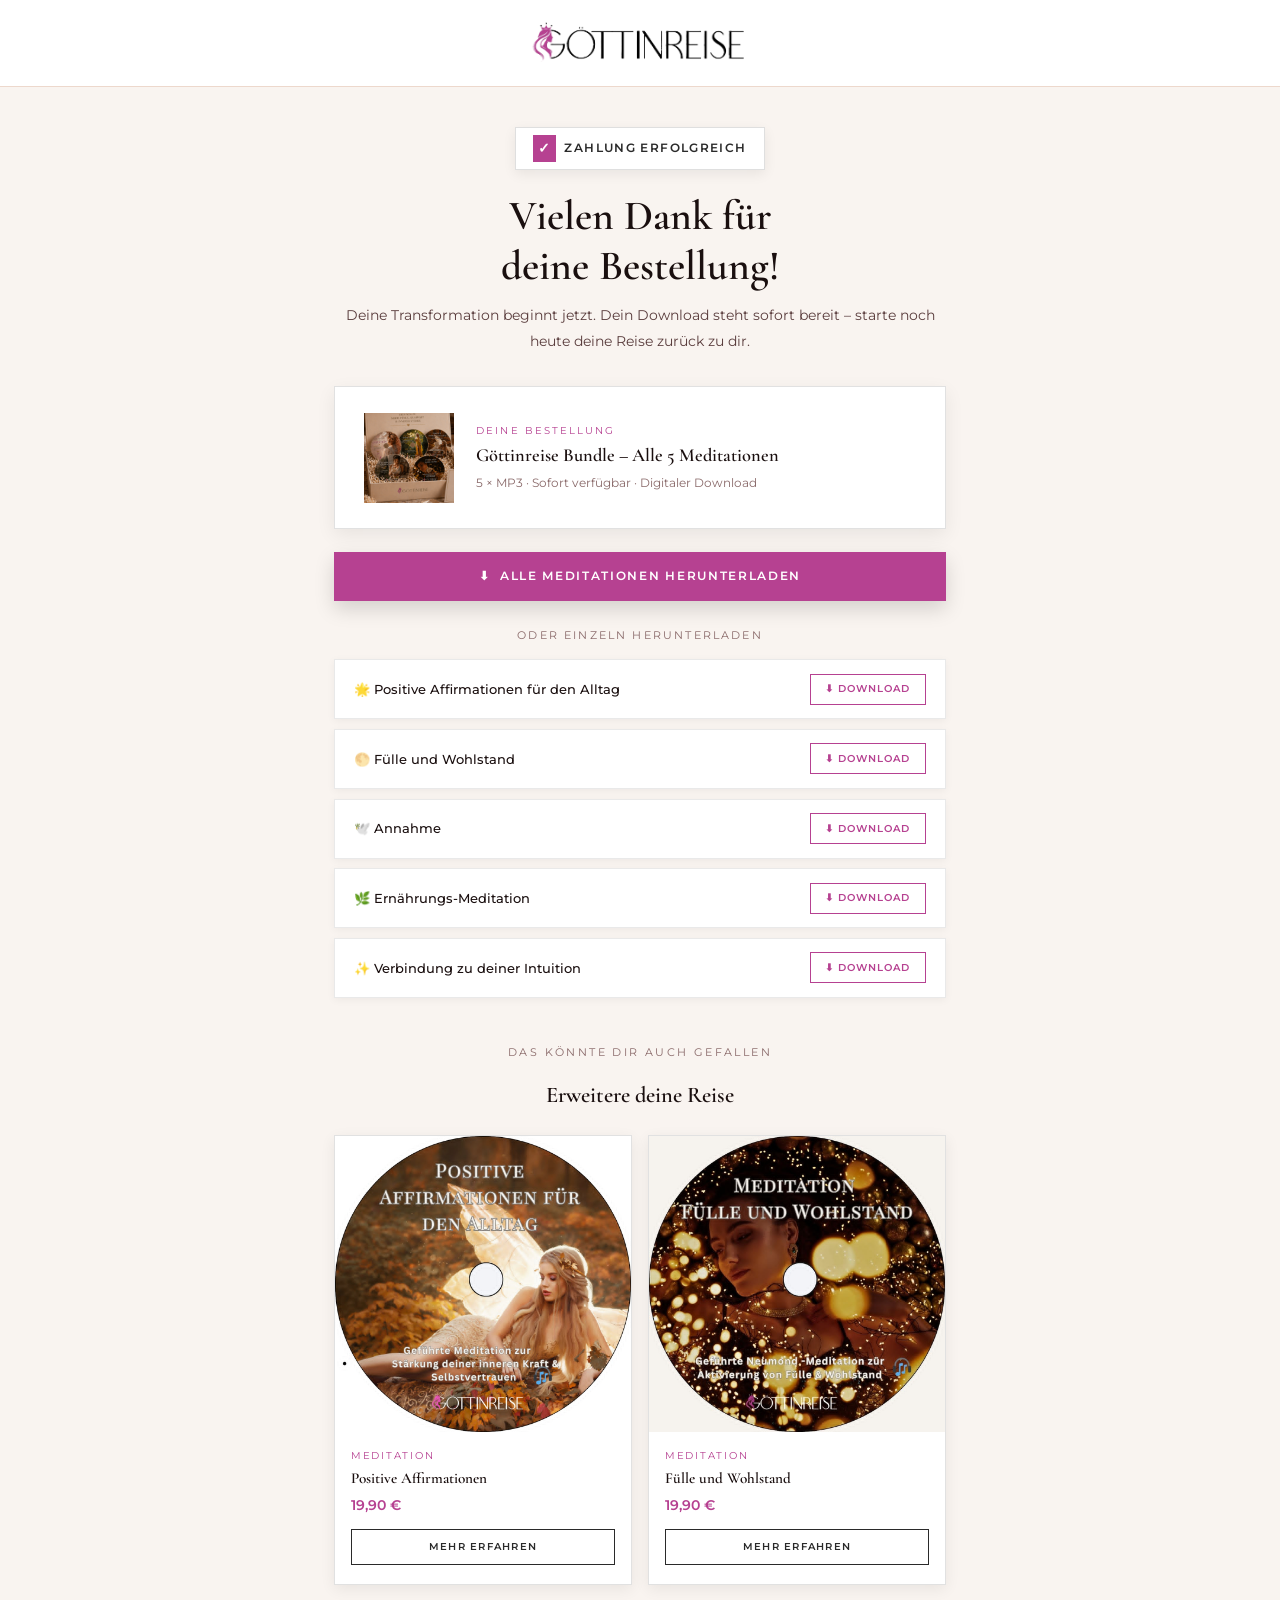
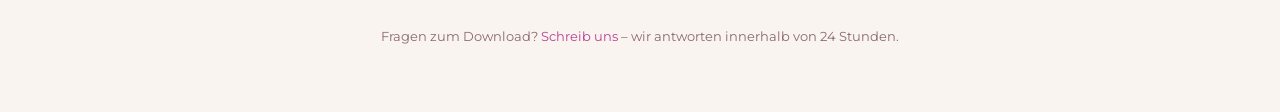
<file: danke.html>
<!DOCTYPE html>
<html lang="de">

<head>
  <meta charset="UTF-8" />
  <meta name="viewport" content="width=device-width, initial-scale=1.0" />
  <title>Vielen Dank für deinen Kauf – Göttinreise</title>
  <meta name="description" content="Dein Kauf war erfolgreich. Lade jetzt deine Göttinreise-Meditationen herunter und beginne deine Transformation." />
  <meta name="robots" content="noindex, nofollow" />
  <link rel="stylesheet" href="style.css" />
  <style>
    body { background: var(--cream); }

    /* ── Header ── */
    .dh-header {
      background: #fff;
      border-bottom: 1px solid var(--border);
      padding: 1.1rem 2rem;
      display: flex;
      justify-content: center;
      align-items: center;
    }
    .dh-header a { display: inline-block; }
    .dh-header img { width: 220px; height: auto; display: block; }

    /* ── Main wrapper ── */
    .dh-main {
      max-width: 660px;
      margin: 2.5rem auto 4rem;
      padding: 0 1.5rem;
      text-align: center;
    }

    /* ── Success badge ── */
    .dh-badge {
      display: inline-flex; align-items: center; gap: .5rem;
      background: #fff; border: 1px solid rgba(42,42,42,0.15);
      border-radius: 0; padding: .45rem 1.1rem;
      font-size: .72rem; font-weight: 600; letter-spacing: .12em;
      text-transform: uppercase; color: var(--logo-gray);
      margin-bottom: 1.4rem;
      box-shadow: 0 4px 12px rgba(0,0,0,0.07);
    }
    .dh-badge::before { content: "✓"; color: #fff; font-size: .85rem; background: var(--magenta); padding: .1rem .3rem; }

    /* ── Greeting ── */
    .dh-greeting {
      font-family: 'Cormorant Garamond', serif;
      font-size: clamp(1.8rem, 5vw, 2.6rem);
      font-weight: 600; line-height: 1.2;
      color: var(--text-dark); margin-bottom: .7rem;
    }
    .dh-sub {
      font-size: .88rem; color: var(--text-mid);
      line-height: 1.8; margin-bottom: 2rem;
    }

    /* ── Product block ── */
    .dh-product {
      background: #fff;
      border: 1px solid rgba(42,42,42,0.14);
      padding: 1.6rem 1.8rem;
      display: flex; align-items: center; gap: 1.4rem;
      text-align: left; margin-bottom: 1.4rem;
      box-shadow: 0 6px 18px rgba(0,0,0,0.07);
    }
    .dh-product img {
      width: 90px; height: 90px; object-fit: cover; flex-shrink: 0;
    }
    .dh-product-info { flex: 1; }
    .dh-product-label {
      font-size: .65rem; letter-spacing: .2em; text-transform: uppercase;
      color: var(--magenta); margin-bottom: .3rem; display: block;
    }
    .dh-product-title {
      font-family: 'Cormorant Garamond', serif;
      font-size: 1.15rem; font-weight: 600; color: var(--text-dark);
      line-height: 1.3; margin-bottom: .25rem;
    }
    .dh-product-meta { font-size: .78rem; color: var(--text-light); }

    /* ── Download button — cyclamen (prominent CTA) ── */
    .dh-download {
      display: flex; align-items: center; justify-content: center;
      gap: .6rem; width: 100%;
      padding: .9rem 1.8rem;
      background: var(--magenta); color: #fff; border: none;
      font-family: 'Montserrat', sans-serif; font-size: .75rem;
      font-weight: 600; letter-spacing: .14em; text-transform: uppercase;
      text-decoration: none; cursor: pointer;
      box-shadow: 0 8px 20px rgba(0,0,0,0.15);
      transition: background .2s, box-shadow .2s, transform .2s;
      margin-bottom: .8rem;
    }
    .dh-download:hover {
      background: var(--magenta-dark);
      box-shadow: 0 12px 28px rgba(0,0,0,0.22);
      transform: translateY(-1px);
    }

    /* ── Individual track downloads ── */
    .dh-tracks-title {
      font-size: .68rem; letter-spacing: .2em; text-transform: uppercase;
      color: var(--text-light); margin: 1.6rem 0 .9rem; display: block;
    }
    .dh-track {
      display: flex; align-items: center; justify-content: space-between;
      gap: 1rem; padding: .85rem 1.2rem;
      background: #fff; border: 1px solid rgba(42,42,42,0.1);
      margin-bottom: .6rem;
      box-shadow: 0 2px 8px rgba(0,0,0,0.05);
    }
    .dh-track-name {
      font-size: .82rem; color: var(--text-dark); font-weight: 500;
      text-align: left; flex: 1;
    }
    .dh-track-dl {
      font-size: .65rem; font-weight: 600; letter-spacing: .1em;
      text-transform: uppercase; color: var(--magenta); text-decoration: none;
      white-space: nowrap; flex-shrink: 0;
      padding: .35rem .9rem;
      border: 1px solid var(--magenta);
      transition: background .2s, color .2s;
    }
    .dh-track-dl:hover { background: var(--magenta); color: #fff; }

    /* ── Cross-sell ── */
    .dh-crosssell { text-align: center; margin-top: 2.8rem; }
    .dh-crosssell-label {
      font-size: .68rem; letter-spacing: .22em; text-transform: uppercase;
      color: var(--text-light); margin-bottom: 1.2rem; display: block;
    }
    .dh-crosssell-title {
      font-family: 'Cormorant Garamond', serif;
      font-size: 1.4rem; font-weight: 600; color: var(--text-dark);
      margin-bottom: 1.6rem; line-height: 1.3;
    }
    .dh-crosssell-grid {
      display: grid; grid-template-columns: 1fr 1fr; gap: 1rem;
    }
    .dh-cross-card {
      background: #fff; border: 1px solid rgba(42,42,42,0.14);
      box-shadow: 0 4px 14px rgba(0,0,0,0.07);
      overflow: hidden; text-decoration: none;
      display: flex; flex-direction: column;
      transition: transform .3s, box-shadow .3s;
    }
    .dh-cross-card:hover {
      transform: translateY(-4px);
      box-shadow: 0 12px 30px rgba(0,0,0,0.12);
    }
    .dh-cross-card img { width: 100%; aspect-ratio: 1/1; object-fit: cover; }
    .dh-cross-card-body { padding: 1rem 1rem 1.2rem; text-align: left; }
    .dh-cross-card-eyebrow {
      font-size: .6rem; letter-spacing: .18em; text-transform: uppercase;
      color: var(--magenta); margin-bottom: .3rem; display: block;
    }
    .dh-cross-card-title {
      font-family: 'Cormorant Garamond', serif;
      font-size: .95rem; font-weight: 600; color: var(--text-dark);
      line-height: 1.3; margin-bottom: .3rem;
    }
    .dh-cross-card-price {
      font-size: .85rem; font-weight: 600; color: var(--magenta);
      margin-bottom: .75rem;
    }
    .dh-cross-card-btn {
      display: block; text-align: center; padding: .5rem 1rem;
      background: #fff; color: var(--logo-gray);
      border: 1.5px solid var(--logo-gray);
      font-family: 'Montserrat', sans-serif;
      font-size: .65rem; font-weight: 600; letter-spacing: .12em;
      text-transform: uppercase; text-decoration: none;
      transition: background .2s, color .2s;
    }
    .dh-cross-card-btn:hover { background: var(--logo-gray); color: #fff; }

    /* ── Support note ── */
    .dh-support {
      margin-top: 2.5rem; font-size: .8rem;
      color: var(--text-light); line-height: 1.8;
    }
    .dh-support a { color: var(--magenta); text-decoration: none; }

    @media(max-width:560px) {
      .dh-product { flex-direction: column; align-items: flex-start; }
      .dh-crosssell-grid { grid-template-columns: 1fr; }
    }
  </style>
</head>

<body>

  <!-- Header: centered logo matching index.html size (220px) -->
  <header class="dh-header">
    <a href="index.html">
      <img src="images/logo-black.png" alt="Göttinreise Logo" />
    </a>
  </header>

  <main class="dh-main" id="danke-main">

    <!-- Success badge -->
    <span class="dh-badge">Zahlung erfolgreich</span>

    <!-- Greeting -->
    <h1 class="dh-greeting">Vielen Dank für<br>deine Bestellung!</h1>
    <p class="dh-sub" id="dh-sub-text">Deine Transformation beginnt jetzt. Dein Download steht sofort bereit – starte noch heute deine Reise zurück zu dir.</p>

    <!-- Ordered product block (populated by JS for single meditations) -->
    <div class="dh-product" id="dh-product-block">
      <img src="images/bundle.png" alt="Göttinreise Bundle" id="dh-product-img" />
      <div class="dh-product-info">
        <span class="dh-product-label">Deine Bestellung</span>
        <p class="dh-product-title" id="dh-product-title">Göttinreise Bundle – Alle 5 Meditationen</p>
        <p class="dh-product-meta" id="dh-product-meta">5 × MP3 · Sofort verfügbar · Digitaler Download</p>
      </div>
    </div>

    <!-- Main download button (bundle or single) -->
    <a href="#" class="dh-download" id="dh-main-download" download>
      ⬇ &nbsp;Alle Meditationen herunterladen
    </a>

    <!-- Individual track downloads (shown only for bundle) -->
    <div id="dh-tracks-section">
      <span class="dh-tracks-title">Oder einzeln herunterladen</span>

      <div class="dh-track">
        <span class="dh-track-name">🌟 Positive Affirmationen für den Alltag</span>
        <a href="./audio/meditation-positive-affirmationen.mp3"
           class="dh-track-dl"
           download="Göttinreise-Positive-Affirmationen.mp3">⬇ Download</a>
      </div>
      <div class="dh-track">
        <span class="dh-track-name">🌕 Fülle und Wohlstand</span>
        <a href="./audio/meditation-fuelle-wohlstand.mp3"
           class="dh-track-dl"
           download="Göttinreise-Fuelle-Wohlstand.mp3">⬇ Download</a>
      </div>
      <div class="dh-track">
        <span class="dh-track-name">🕊️ Annahme</span>
        <a href="./audio/meditation-annahme.mp3"
           class="dh-track-dl"
           download="Göttinreise-Annahme.mp3">⬇ Download</a>
      </div>
      <div class="dh-track">
        <span class="dh-track-name">🌿 Ernährungs-Meditation</span>
        <a href="./audio/meditation-ernaehrung.mp3"
           class="dh-track-dl"
           download="Göttinreise-Ernaehrung.mp3">⬇ Download</a>
      </div>
      <div class="dh-track">
        <span class="dh-track-name">✨ Verbindung zu deiner Intuition</span>
        <a href="./audio/meditation-intuition.mp3"
           class="dh-track-dl"
           download="Göttinreise-Intuition.mp3">⬇ Download</a>
      </div>
    </div>

    <!-- Cross-sell: Das könnte dir auch gefallen -->
    <div class="dh-crosssell" id="dh-crosssell">
      <span class="dh-crosssell-label">Das könnte dir auch gefallen</span>
      <p class="dh-crosssell-title">Erweitere deine Reise</p>

      <div class="dh-crosssell-grid" id="dh-crosssell-grid">
        <!-- populated by JS for single-product purchasers; fallback shown for bundle -->
        <a href="produkt.html?id=1" class="dh-cross-card" id="dh-cs-1">
          <img src="images/product4.jpg" alt="Positive Affirmationen" />
          <div class="dh-cross-card-body">
            <span class="dh-cross-card-eyebrow">Meditation</span>
            <p class="dh-cross-card-title">Positive Affirmationen</p>
            <p class="dh-cross-card-price">19,90 €</p>
            <span class="dh-cross-card-btn">Mehr erfahren</span>
          </div>
        </a>

        <a href="produkt.html?id=2" class="dh-cross-card" id="dh-cs-2">
          <img src="images/product1.jpg" alt="Fülle und Wohlstand" />
          <div class="dh-cross-card-body">
            <span class="dh-cross-card-eyebrow">Meditation</span>
            <p class="dh-cross-card-title">Fülle und Wohlstand</p>
            <p class="dh-cross-card-price">19,90 €</p>
            <span class="dh-cross-card-btn">Mehr erfahren</span>
          </div>
        </a>
      </div>
    </div>

    <!-- Support -->
    <p class="dh-support">
      Fragen zum Download? <a href="kontakt.html">Schreib uns</a> – wir antworten innerhalb von 24 Stunden.
    </p>

  </main>

  <script src="main.js"></script>
  <script>
    // danke.html — adapt layout based on ?purchased_id=N from URL
    // No id or id=0 → bundle purchased (default state above is bundle)
    // id=N (1–5) → single meditation purchased; update product block + cross-sell
    (function() {
      const params    = new URLSearchParams(window.location.search);
      const purchasedId = parseInt(params.get('purchased_id')) || 0;

      if (purchasedId > 0) {
        // Single meditation: find product data from main.js products[]
        const p = (typeof products !== 'undefined') ? products.find(x => x.id === purchasedId) : null;

        if (p) {
          // Update product block
          document.getElementById('dh-product-img').src = p.img;
          document.getElementById('dh-product-img').alt = p.title;
          document.getElementById('dh-product-title').textContent = p.title;
          document.getElementById('dh-product-meta').textContent = 'Digitaler Download · MP3 · Sofort verfügbar';

          // Update sub text
          document.getElementById('dh-sub-text').textContent =
            'Deine Transformation beginnt jetzt. Dein Download steht sofort bereit – starte noch heute deine Reise zurück zu dir.';

          // Update main download button
          const dlBtn = document.getElementById('dh-main-download');
          if (p.audio) { dlBtn.href = p.audio; dlBtn.download = p.downloadName || p.title + '.mp3'; }
          dlBtn.innerHTML = '⬇ &nbsp;Jetzt herunterladen';

          // Hide individual tracks (only relevant for bundle)
          document.getElementById('dh-tracks-section').style.display = 'none';

          // Rebuild cross-sell with other meditations (exclude purchased)
          const grid = document.getElementById('dh-crosssell-grid');
          const recs  = products.filter(x => x.id !== purchasedId).slice(0, 2);
          grid.innerHTML = '';
          recs.forEach(r => {
            grid.innerHTML += `
              <a href="produkt.html?id=${r.id}" class="dh-cross-card">
                <img src="${r.img}" alt="${r.title}" loading="lazy" />
                <div class="dh-cross-card-body">
                  <span class="dh-cross-card-eyebrow">Meditation</span>
                  <p class="dh-cross-card-title">${r.title}</p>
                  <p class="dh-cross-card-price">${r.price}</p>
                  <span class="dh-cross-card-btn">Mehr erfahren</span>
                </div>
              </a>`;
          });
        }
      }
      // Bundle: default state already set in HTML, tracks section stays visible
    })();
  </script>
</body>

</html>
</file>
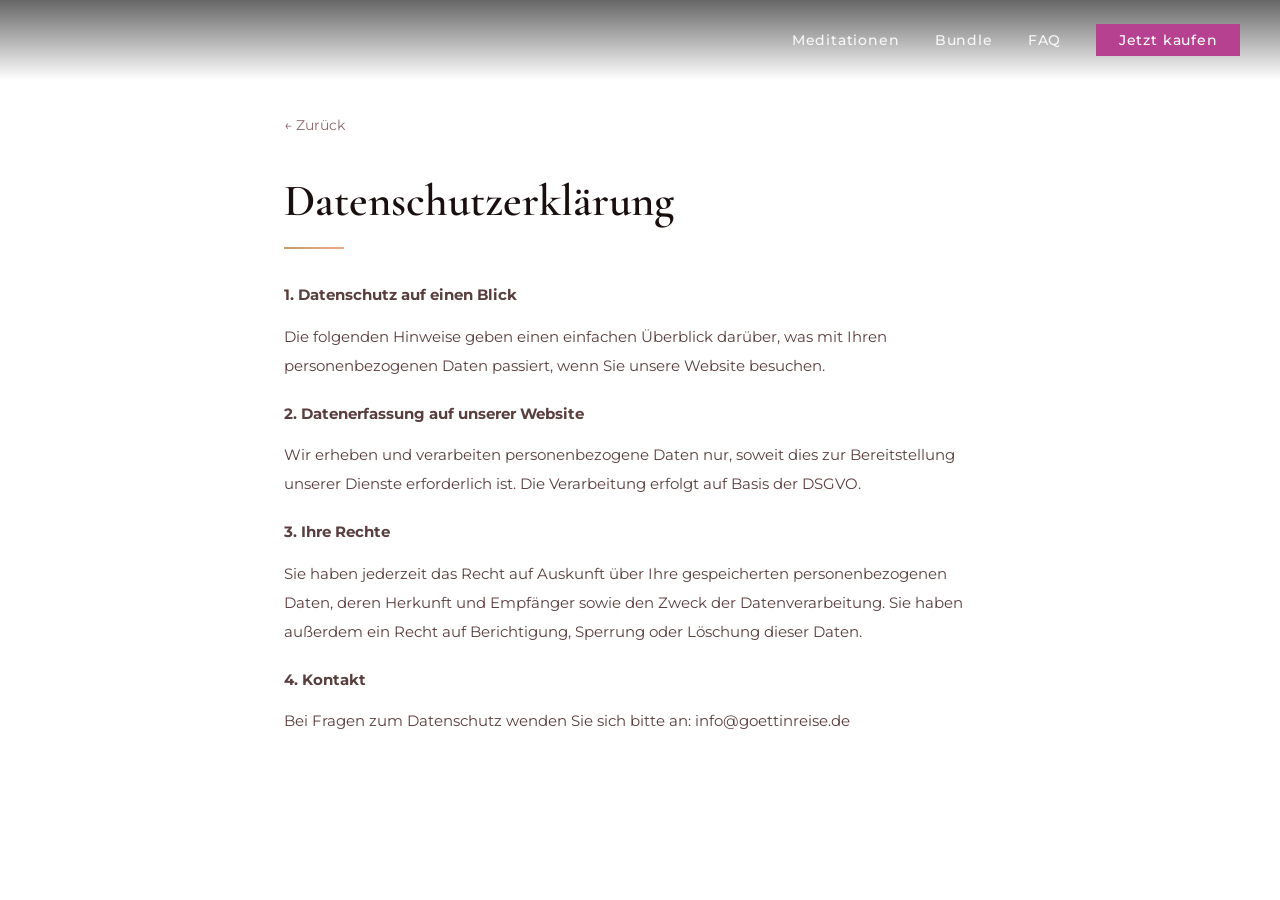
<file: datenschutz.html>
<!DOCTYPE html>
<html lang="de">
<head>
  <meta charset="UTF-8" /><meta name="viewport" content="width=device-width, initial-scale=1.0" />
  <title>Datenschutzerklärung – Göttinreise</title>
  <link rel="stylesheet" href="style.css" />
</head>
<body>
<nav class="navbar scrolled" id="navbar">
  <a href="index.html" class="nav-logo"><img src="images/logo-black.png" alt="Göttinreise Logo" class="logo-dark" /></a>
  <ul class="nav-links" id="navLinks">
    <li><a href="index.html#meditationen">Meditationen</a></li>
    <li><a href="index.html#bundle">Bundle</a></li>
    <li><a href="index.html#faq">FAQ</a></li>
    <li><a href="index.html#bundle" class="nav-cta">Jetzt kaufen</a></li>
  </ul>
  <button class="nav-burger" id="burger"><span></span><span></span><span></span></button>
</nav>
<div style="padding-top:90px;max-width:760px;margin:0 auto;padding-bottom:5rem;padding-left:1.5rem;padding-right:1.5rem">
  <a href="index.html" class="product-back" style="display:inline-flex;align-items:center;gap:.4rem;margin-top:1.5rem;color:var(--text-light);text-decoration:none">← Zurück</a>
  <h1 class="section-title" style="margin-top:1rem">Datenschutzerklärung</h1>
  <div class="divider"></div>
  <div style="margin-top:2rem;font-size:.95rem;color:var(--text-mid);line-height:1.9">
    <p><strong>1. Datenschutz auf einen Blick</strong></p>
    <p style="margin-top:.8rem">Die folgenden Hinweise geben einen einfachen Überblick darüber, was mit Ihren personenbezogenen Daten passiert, wenn Sie unsere Website besuchen.</p>
    <p style="margin-top:1.2rem"><strong>2. Datenerfassung auf unserer Website</strong></p>
    <p style="margin-top:.8rem">Wir erheben und verarbeiten personenbezogene Daten nur, soweit dies zur Bereitstellung unserer Dienste erforderlich ist. Die Verarbeitung erfolgt auf Basis der DSGVO.</p>
    <p style="margin-top:1.2rem"><strong>3. Ihre Rechte</strong></p>
    <p style="margin-top:.8rem">Sie haben jederzeit das Recht auf Auskunft über Ihre gespeicherten personenbezogenen Daten, deren Herkunft und Empfänger sowie den Zweck der Datenverarbeitung. Sie haben außerdem ein Recht auf Berichtigung, Sperrung oder Löschung dieser Daten.</p>
    <p style="margin-top:1.2rem"><strong>4. Kontakt</strong></p>
    <p style="margin-top:.8rem">Bei Fragen zum Datenschutz wenden Sie sich bitte an: info@goettinreise.de</p>
  </div>
</div>
<script src="main.js"></script>
</body></html>
</file>
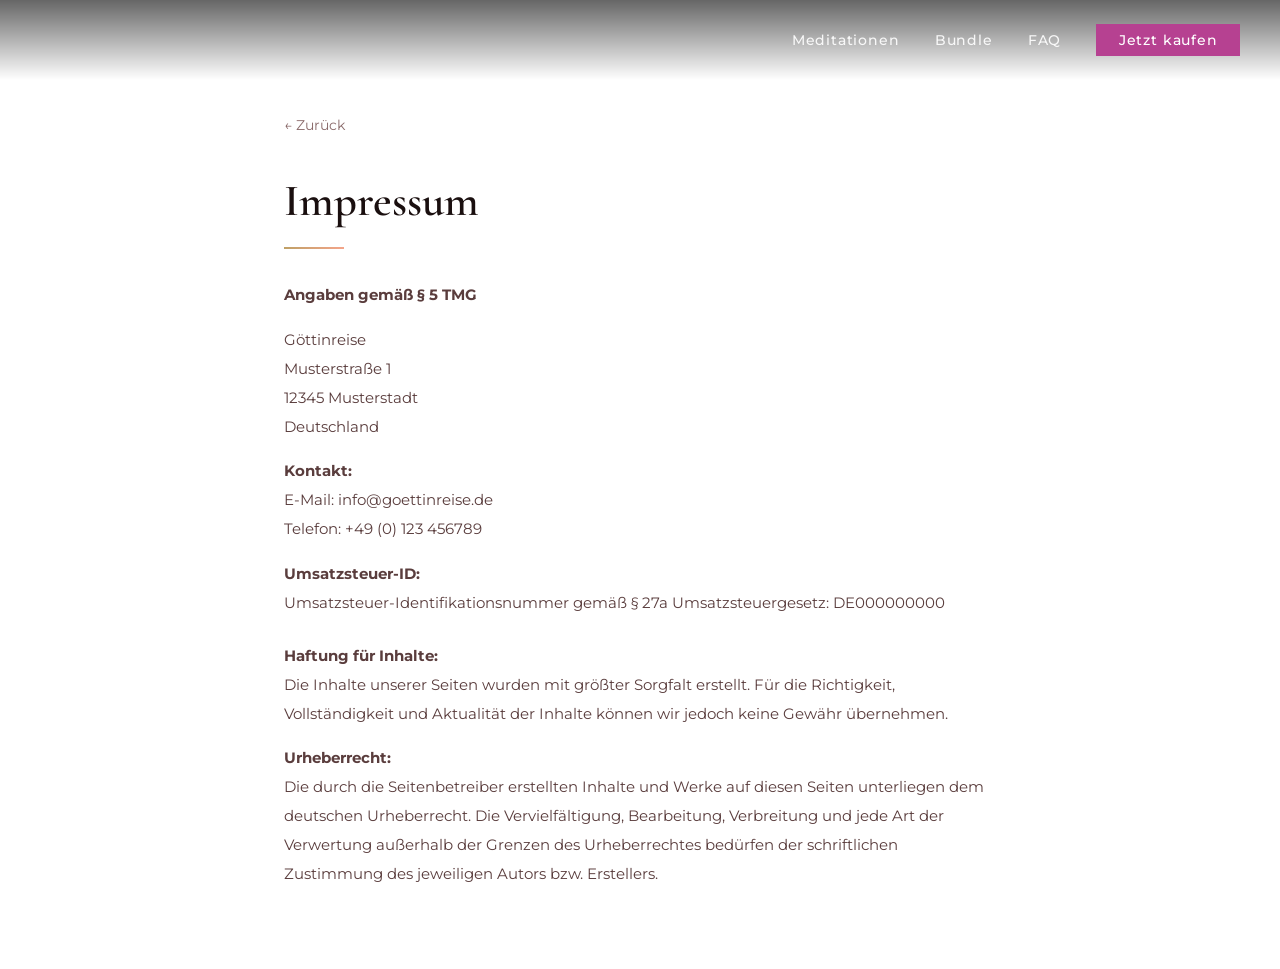
<file: impressum.html>
<!DOCTYPE html>
<html lang="de">
<head>
  <meta charset="UTF-8" /><meta name="viewport" content="width=device-width, initial-scale=1.0" />
  <title>Impressum – Göttinreise</title>
  <link rel="stylesheet" href="style.css" />
</head>
<body>
<nav class="navbar scrolled" id="navbar">
  <a href="index.html" class="nav-logo"><img src="images/logo-black.png" alt="Göttinreise Logo" class="logo-dark" /></a>
  <ul class="nav-links" id="navLinks">
    <li><a href="index.html#meditationen">Meditationen</a></li>
    <li><a href="index.html#bundle">Bundle</a></li>
    <li><a href="index.html#faq">FAQ</a></li>
    <li><a href="index.html#bundle" class="nav-cta">Jetzt kaufen</a></li>
  </ul>
  <button class="nav-burger" id="burger"><span></span><span></span><span></span></button>
</nav>
<div style="padding-top:90px;max-width:760px;margin:0 auto;padding-bottom:5rem;padding-left:1.5rem;padding-right:1.5rem">
  <a href="index.html" class="product-back" style="display:inline-flex;align-items:center;gap:.4rem;margin-top:1.5rem;color:var(--text-light);text-decoration:none">← Zurück</a>
  <h1 class="section-title" style="margin-top:1rem">Impressum</h1>
  <div class="divider"></div>
  <div style="margin-top:2rem;font-size:.95rem;color:var(--text-mid);line-height:1.9">
    <p><strong>Angaben gemäß § 5 TMG</strong></p>
    <p style="margin-top:1rem">Göttinreise<br>Musterstraße 1<br>12345 Musterstadt<br>Deutschland</p>
    <p style="margin-top:1rem"><strong>Kontakt:</strong><br>E-Mail: info@goettinreise.de<br>Telefon: +49 (0) 123 456789</p>
    <p style="margin-top:1rem"><strong>Umsatzsteuer-ID:</strong><br>Umsatzsteuer-Identifikationsnummer gemäß § 27a Umsatzsteuergesetz: DE000000000</p>
    <p style="margin-top:1.5rem"><strong>Haftung für Inhalte:</strong><br>
    Die Inhalte unserer Seiten wurden mit größter Sorgfalt erstellt. Für die Richtigkeit, Vollständigkeit und Aktualität der Inhalte können wir jedoch keine Gewähr übernehmen.</p>
    <p style="margin-top:1rem"><strong>Urheberrecht:</strong><br>
    Die durch die Seitenbetreiber erstellten Inhalte und Werke auf diesen Seiten unterliegen dem deutschen Urheberrecht. Die Vervielfältigung, Bearbeitung, Verbreitung und jede Art der Verwertung außerhalb der Grenzen des Urheberrechtes bedürfen der schriftlichen Zustimmung des jeweiligen Autors bzw. Erstellers.</p>
  </div>
</div>
<script src="main.js"></script>
</body></html>
</file>
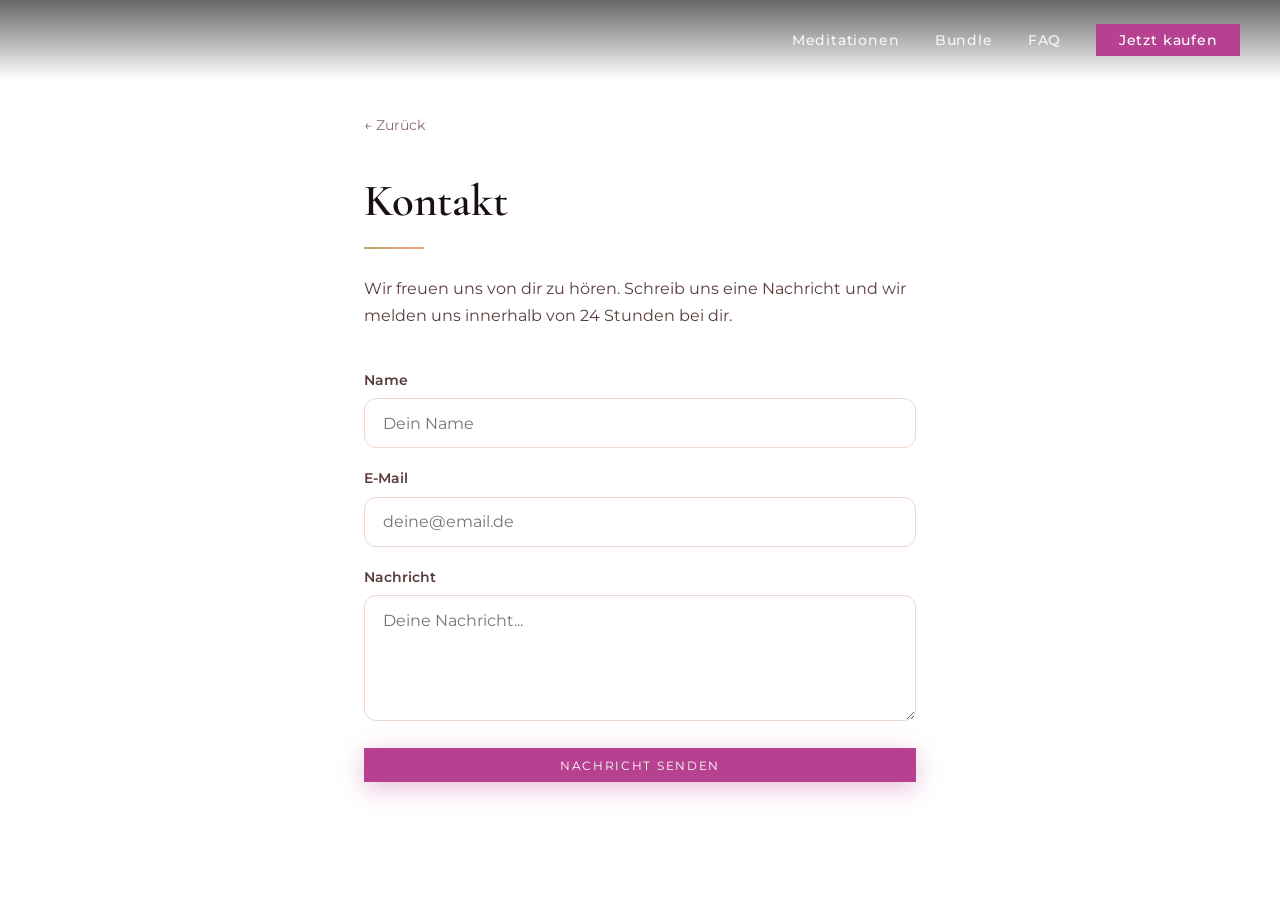
<file: kontakt.html>
<!DOCTYPE html>
<html lang="de">
<head>
  <meta charset="UTF-8" /><meta name="viewport" content="width=device-width, initial-scale=1.0" />
  <title>Kontakt – Göttinreise</title>
  <link rel="stylesheet" href="style.css" />
</head>
<body>
<nav class="navbar scrolled" id="navbar">
  <a href="index.html" class="nav-logo"><img src="images/logo-black.png" alt="Göttinreise Logo" class="logo-dark" /></a>
  <ul class="nav-links" id="navLinks">
    <li><a href="index.html#meditationen">Meditationen</a></li>
    <li><a href="index.html#bundle">Bundle</a></li>
    <li><a href="index.html#faq">FAQ</a></li>
    <li><a href="index.html#bundle" class="nav-cta">Jetzt kaufen</a></li>
  </ul>
  <button class="nav-burger" id="burger"><span></span><span></span><span></span></button>
</nav>
<div style="padding-top:90px;max-width:600px;margin:0 auto;padding-bottom:5rem;padding-left:1.5rem;padding-right:1.5rem">
  <a href="index.html" class="product-back" style="display:inline-flex;align-items:center;gap:.4rem;margin-top:1.5rem;color:var(--text-light);text-decoration:none">← Zurück</a>
  <h1 class="section-title" style="margin-top:1rem">Kontakt</h1>
  <div class="divider"></div>
  <p style="margin-top:1.6rem;font-size:1rem;color:var(--text-mid)">Wir freuen uns von dir zu hören. Schreib uns eine Nachricht und wir melden uns innerhalb von 24 Stunden bei dir.</p>
  <form style="margin-top:2.5rem;display:flex;flex-direction:column;gap:1.2rem" onsubmit="handleContact(event)">
    <div>
      <label style="display:block;font-size:.85rem;font-weight:600;color:var(--text-mid);margin-bottom:.4rem">Name</label>
      <input type="text" placeholder="Dein Name" required style="width:100%;padding:.9rem 1.1rem;border:1.5px solid var(--border);border-radius:12px;font-family:inherit;font-size:1rem;background:var(--white);color:var(--text-dark);outline:none;transition:border .25s" onfocus="this.style.borderColor='var(--magenta)'" onblur="this.style.borderColor='var(--border)'" />
    </div>
    <div>
      <label style="display:block;font-size:.85rem;font-weight:600;color:var(--text-mid);margin-bottom:.4rem">E-Mail</label>
      <input type="email" placeholder="deine@email.de" required style="width:100%;padding:.9rem 1.1rem;border:1.5px solid var(--border);border-radius:12px;font-family:inherit;font-size:1rem;background:var(--white);color:var(--text-dark);outline:none;transition:border .25s" onfocus="this.style.borderColor='var(--magenta)'" onblur="this.style.borderColor='var(--border)'" />
    </div>
    <div>
      <label style="display:block;font-size:.85rem;font-weight:600;color:var(--text-mid);margin-bottom:.4rem">Nachricht</label>
      <textarea rows="5" placeholder="Deine Nachricht..." required style="width:100%;padding:.9rem 1.1rem;border:1.5px solid var(--border);border-radius:12px;font-family:inherit;font-size:1rem;background:var(--white);color:var(--text-dark);outline:none;resize:vertical;transition:border .25s" onfocus="this.style.borderColor='var(--magenta)'" onblur="this.style.borderColor='var(--border)'"></textarea>
    </div>
    <button type="submit" class="btn btn-primary" style="width:100%">NACHRICHT SENDEN</button>
    <div id="contact-success" style="display:none;padding:1rem;background:var(--peach-bg);border:1px solid var(--peach);border-radius:10px;text-align:center;color:var(--magenta-dark);font-weight:600">
      ✅ Vielen Dank! Deine Nachricht wurde erfolgreich gesendet.
    </div>
  </form>
</div>
<script src="main.js"></script>
<script>
function handleContact(e) {
  e.preventDefault();
  document.getElementById('contact-success').style.display = 'block';
  e.target.reset();
}
</script>
</body></html>
</file>
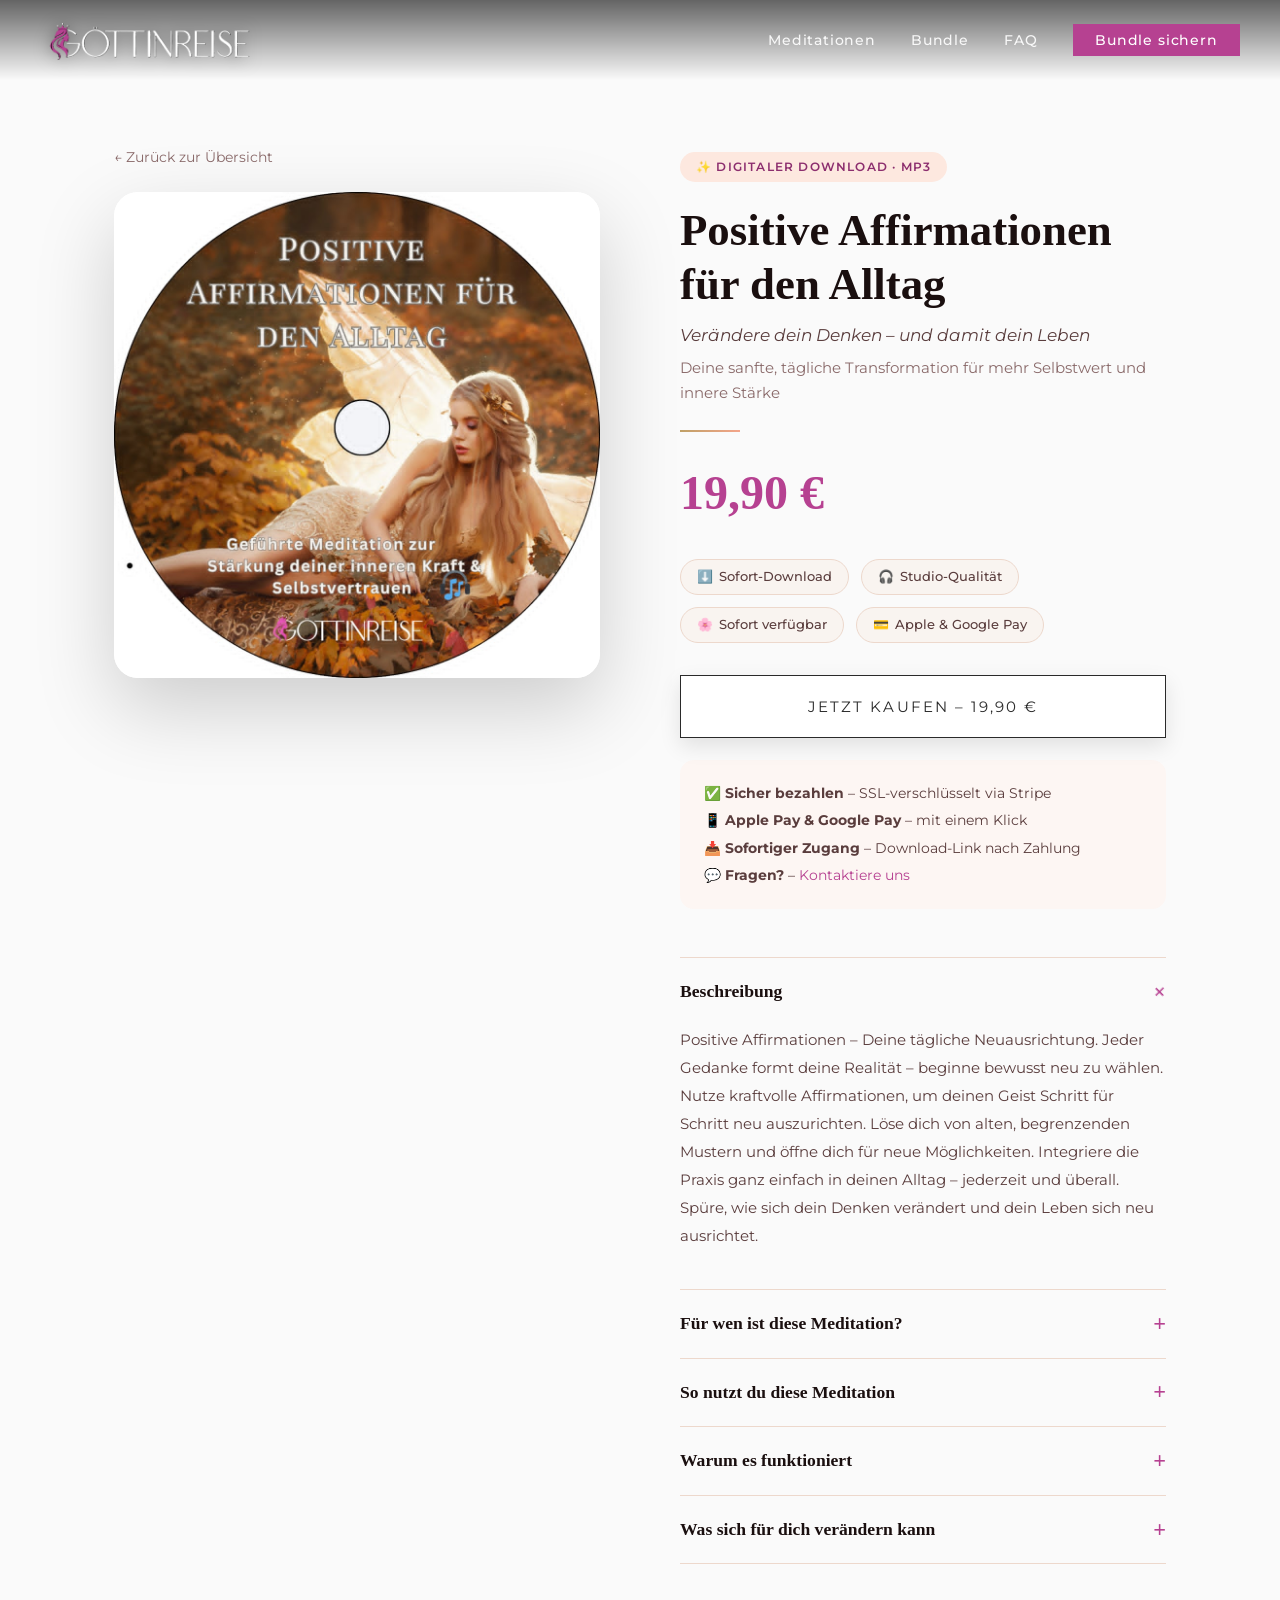
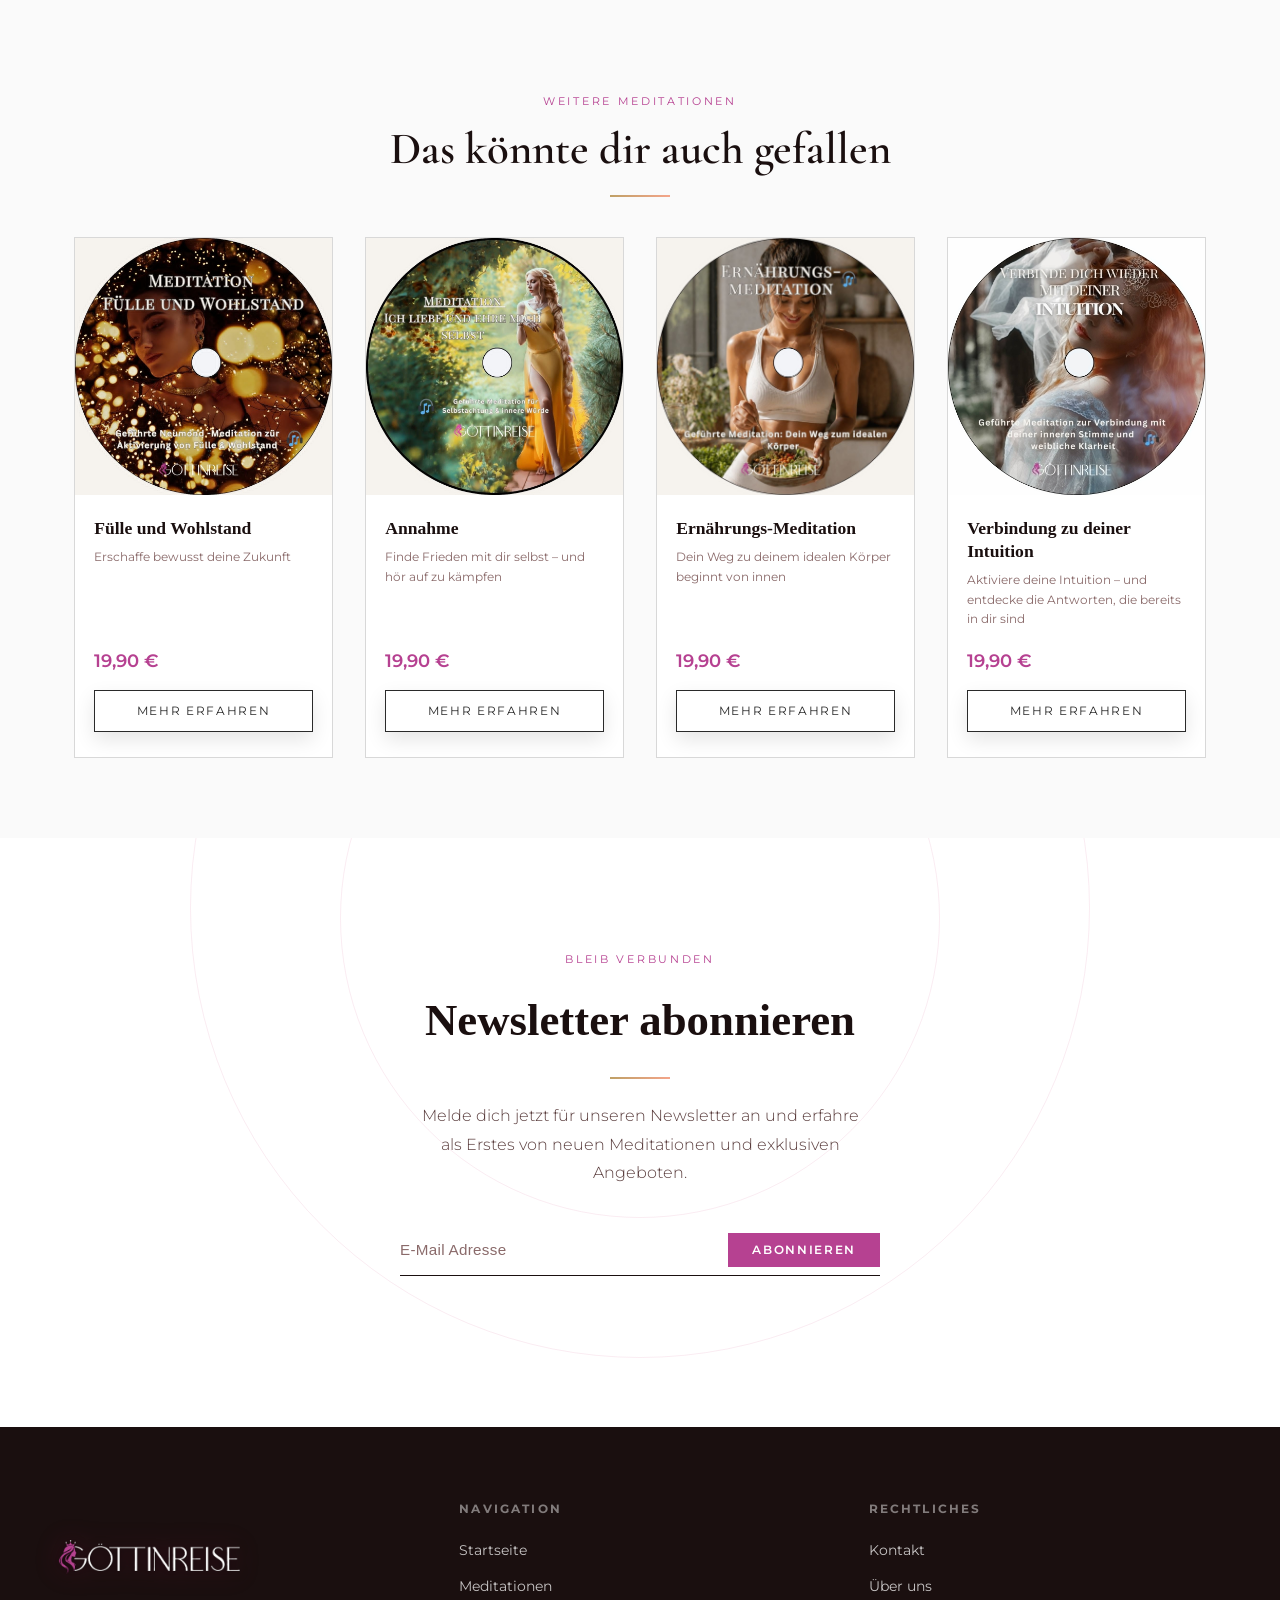
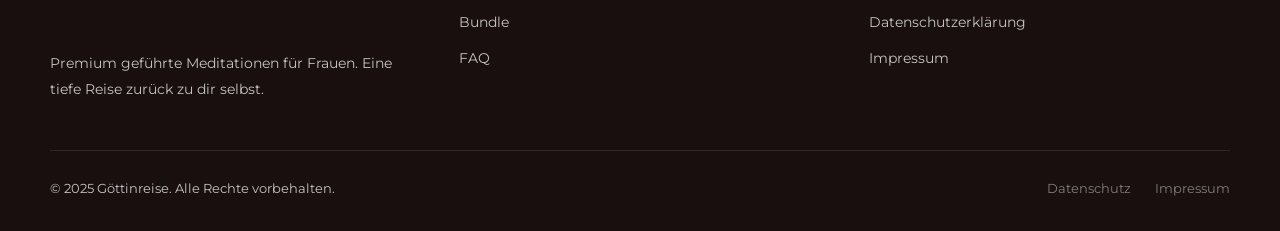
<file: produkt.html>
<!DOCTYPE html>
<html lang="de">

<head>
  <meta charset="UTF-8" />
  <meta name="viewport" content="width=device-width, initial-scale=1.0" />
  <title id="page-title">Meditation – Göttinreise</title>
  <meta name="description" content="Entdecke unsere exklusive Meditation von Göttinreise – für tiefe innere Transformation und Klarheit." />
  <link rel="stylesheet" href="style.css" />
</head>

<body>

  <!-- NAVBAR -->
  <nav class="navbar scrolled" id="navbar">
    <a href="index.html" class="nav-logo">
      <!-- logo-white: visible on transparent (hero) state -->
      <img src="images/logo-white.png" alt="Göttinreise Logo" class="logo-white" />
      <!-- logo-black: visible when navbar is solid white (scrolled) -->
      <img src="images/logo-black.png" alt="Göttinreise Logo" class="logo-dark" />
    </a>
    <ul class="nav-links" id="navLinks">
      <li><a href="index.html#meditationen">Meditationen</a></li>
      <li><a href="index.html#bundle">Bundle</a></li>
      <li><a href="index.html#faq">FAQ</a></li>
      <li><a href="index.html#bundle" class="nav-cta">Bundle sichern</a></li>
    </ul>
    <button class="nav-burger" id="burger" aria-label="Menü öffnen">
      <span></span><span></span><span></span>
    </button>
  </nav>

  <!-- PRODUCT PAGE -->
  <div class="product-page">
    <div class="product-page-inner">

      <!-- Left: Image -->
      <div>
        <a href="index.html" class="product-back">← Zurück zur Übersicht</a>
        <img id="prod-img" src="images/product1.jpg" alt="Produktbild" class="product-page-img" />
      </div>

      <!-- Right: Info -->
      <div class="product-page-info">
        <span class="product-page-tag">✨ Digitaler Download · MP3</span>
        <h1 class="product-page-title" id="prod-title">Meditation</h1>
        <p class="product-page-sub" id="prod-sub"></p>
        <p class="product-page-tagline" id="prod-tagline"></p>
        <div class="divider"></div>
        <p class="product-page-price" id="prod-price">19,90 €</p>

        <div class="product-page-badges">
          <span class="badge"><span>⬇️</span> Sofort-Download</span>
          <span class="badge"><span>🎧</span> Studio-Qualität</span>
          <span class="badge"><span>🌸</span> Sofort verfügbar</span>
          <span class="badge"><span>💳</span> Apple & Google Pay</span>
        </div>

        <a href="#" class="btn btn-secondary product-buy-btn" id="prod-buy-btn">
          Jetzt kaufen – 19,90 €
        </a>

        <div class="product-trust">
          <strong>✅ Sicher bezahlen</strong> – SSL-verschlüsselt via Stripe<br>
          <strong>📱 Apple Pay & Google Pay</strong> – mit einem Klick<br>
          <strong>📥 Sofortiger Zugang</strong> – Download-Link nach Zahlung<br>
          <strong>💬 Fragen?</strong> – <a href="kontakt.html">Kontaktiere uns</a>
        </div>

        <!-- Accordion Content Sections -->
        <div class="product-sections">

          <div class="product-section">
            <button class="product-section-toggle">
              Beschreibung
              <em class="ps-icon">+</em>
            </button>
            <div class="product-section-body">
              <p id="prod-desc"></p>
            </div>
          </div>

          <div class="product-section">
            <button class="product-section-toggle">
              Für wen ist diese Meditation?
              <em class="ps-icon">+</em>
            </button>
            <div class="product-section-body">
              <p style="margin-bottom:.8rem;font-size:.9rem;color:var(--text-mid)">Diese Meditation ist für dich, wenn du…</p>
              <ul id="prod-for-whom"></ul>
            </div>
          </div>

          <div class="product-section">
            <button class="product-section-toggle">
              So nutzt du diese Meditation
              <em class="ps-icon">+</em>
            </button>
            <div class="product-section-body">
              <ul id="prod-how-to-use"></ul>
            </div>
          </div>

          <div class="product-section">
            <button class="product-section-toggle">
              Warum es funktioniert
              <em class="ps-icon">+</em>
            </button>
            <div class="product-section-body">
              <ul id="prod-why-works"></ul>
            </div>
          </div>

          <div class="product-section">
            <button class="product-section-toggle">
              Was sich für dich verändern kann
              <em class="ps-icon">+</em>
            </button>
            <div class="product-section-body">
              <ul id="prod-what-changes"></ul>
            </div>
          </div>

        </div>
        <!-- /accordion -->

      </div>
    </div>

    <!-- Related Products -->
    <div class="related-section section-inner">
      <div style="text-align:center;margin-bottom:2.5rem">
        <span class="eyebrow">Weitere Meditationen</span>
        <h2 class="section-title center">Das könnte dir auch gefallen</h2>
        <div class="divider center"></div>
      </div>
      <div class="products-grid" id="related-products"></div>
    </div>
  </div>


  <!-- NEWSLETTER -->
  <section class="newsletter-section" id="newsletter">
    <div class="section-inner newsletter-inner reveal">
      <span class="eyebrow">Bleib verbunden</span>
      <h2 class="newsletter-title">Newsletter abonnieren</h2>
      <div class="divider center"></div>
      <p class="newsletter-sub">Melde dich jetzt für unseren Newsletter an und erfahre als Erstes von neuen Meditationen und exklusiven Angeboten.</p>

      <form class="newsletter-form" id="newsletter-form"
            action="https://assets.mailerlite.com/jsonp/2330743/forms/186931456507905264/subscribe"
            method="POST">
        <div class="newsletter-field">
          <input
            type="email"
            name="fields[email]"
            id="newsletter-email"
            class="newsletter-input"
            placeholder="E-Mail Adresse"
            required
            autocomplete="email"
          />
          <!-- Required MailerLite hidden fields -->
          <input type="hidden" name="ml-submit" value="1" />
          <input type="hidden" name="anticsrf" value="true" />
          <button type="submit" class="newsletter-btn">Abonnieren</button>
        </div>
        <p class="newsletter-success" id="newsletter-success" aria-live="polite"></p>
      </form>
    </div>
  </section>

  <!-- FOOTER -->

  <footer>
    <div class="footer-inner">
      <div class="footer-brand">
        <div class="footer-image">
          <a href="index.html" class="footer-image">
            <img src="images/logo-white.png" alt="Göttinreise Logo" />
          </a>
        </div>
        <p>Premium geführte Meditationen für Frauen. Eine tiefe Reise zurück zu dir selbst.</p>
      </div>
      <div class="footer-col">
        <h4>Navigation</h4>
        <ul>
          <li><a href="index.html">Startseite</a></li>
          <li><a href="index.html#meditationen">Meditationen</a></li>
          <li><a href="index.html#bundle">Bundle</a></li>
          <li><a href="index.html#faq">FAQ</a></li>
        </ul>
      </div>
      <div class="footer-col">
        <h4>Rechtliches</h4>
        <ul>
          <li><a href="kontakt.html">Kontakt</a></li>
          <li><a href="ueber-uns.html">Über uns</a></li>
          <li><a href="datenschutz.html">Datenschutzerklärung</a></li>
          <li><a href="impressum.html">Impressum</a></li>
        </ul>
      </div>
    </div>
    <div class="footer-bottom">
      <span>© 2025 Göttinreise. Alle Rechte vorbehalten.</span>
      <div style="display:flex;gap:1.5rem">
        <a href="datenschutz.html">Datenschutz</a>
        <a href="impressum.html">Impressum</a>
      </div>
    </div>
  </footer>

  <script src="main.js"></script>
</body>

</html>
</file>
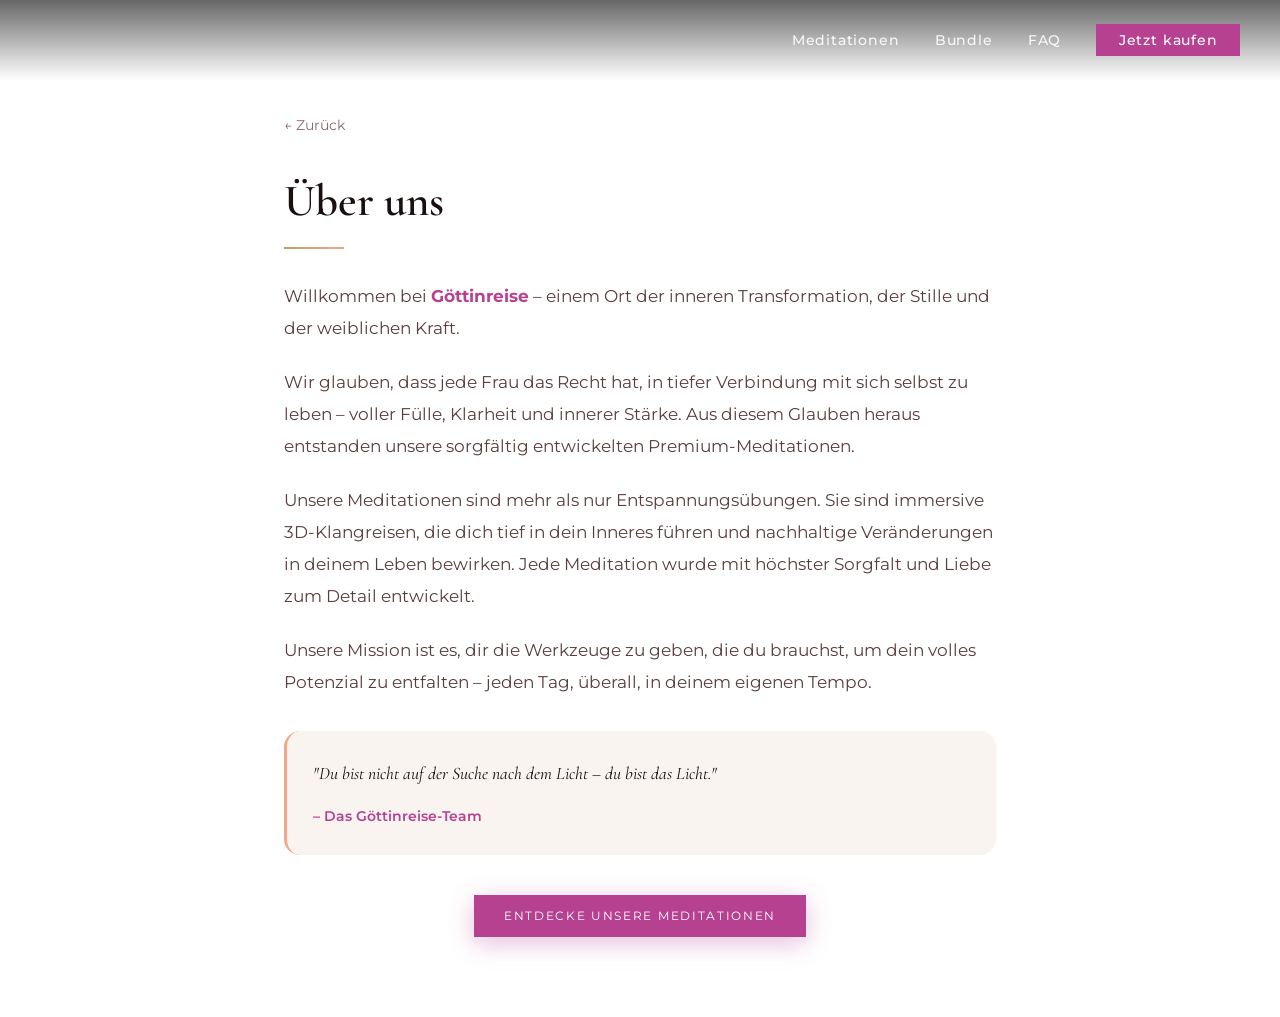
<file: ueber-uns.html>
<!DOCTYPE html>
<html lang="de">
<head>
  <meta charset="UTF-8" /><meta name="viewport" content="width=device-width, initial-scale=1.0" />
  <title>Über uns – Göttinreise</title>
  <link rel="stylesheet" href="style.css" />
</head>
<body>
<nav class="navbar scrolled" id="navbar">
  <a href="index.html" class="nav-logo"><img src="images/logo-black.png" alt="Göttinreise Logo" class="logo-dark" /></a>
  <ul class="nav-links" id="navLinks">
    <li><a href="index.html#meditationen">Meditationen</a></li>
    <li><a href="index.html#bundle">Bundle</a></li>
    <li><a href="index.html#faq">FAQ</a></li>
    <li><a href="index.html#bundle" class="nav-cta">Jetzt kaufen</a></li>
  </ul>
  <button class="nav-burger" id="burger"><span></span><span></span><span></span></button>
</nav>
<div style="padding-top:90px;max-width:760px;margin:0 auto;padding-bottom:5rem;padding-left:1.5rem;padding-right:1.5rem">
  <a href="index.html" class="product-back" style="display:inline-flex;align-items:center;gap:.4rem;margin-top:1.5rem;color:var(--text-light);text-decoration:none">← Zurück</a>
  <h1 class="section-title" style="margin-top:1rem">Über uns</h1>
  <div class="divider"></div>
  <div style="margin-top:2rem;font-size:1.05rem;color:var(--text-mid);line-height:1.9">
    <p>Willkommen bei <strong style="color:var(--magenta)">Göttinreise</strong> – einem Ort der inneren Transformation, der Stille und der weiblichen Kraft.</p>
    <p style="margin-top:1.4rem">Wir glauben, dass jede Frau das Recht hat, in tiefer Verbindung mit sich selbst zu leben – voller Fülle, Klarheit und innerer Stärke. Aus diesem Glauben heraus entstanden unsere sorgfältig entwickelten Premium-Meditationen.</p>
    <p style="margin-top:1.4rem">Unsere Meditationen sind mehr als nur Entspannungsübungen. Sie sind immersive 3D-Klangreisen, die dich tief in dein Inneres führen und nachhaltige Veränderungen in deinem Leben bewirken. Jede Meditation wurde mit höchster Sorgfalt und Liebe zum Detail entwickelt.</p>
    <p style="margin-top:1.4rem">Unsere Mission ist es, dir die Werkzeuge zu geben, die du brauchst, um dein volles Potenzial zu entfalten – jeden Tag, überall, in deinem eigenen Tempo.</p>
    <div style="margin-top:2rem;padding:1.6rem;background:var(--cream);border-radius:16px;border-left:3px solid var(--peach)">
      <p style="font-style:italic;font-size:1.1rem;font-family:'Cormorant Garamond',serif;color:var(--text-dark)">"Du bist nicht auf der Suche nach dem Licht – du bist das Licht."</p>
      <p style="margin-top:.8rem;font-size:.88rem;font-weight:600;color:var(--magenta)">– Das Göttinreise-Team</p>
    </div>
    <div style="margin-top:2.5rem;text-align:center">
      <a href="index.html#meditationen" class="btn btn-primary">Entdecke unsere Meditationen</a>
    </div>
  </div>
</div>
<script src="main.js"></script>
</body></html>
</file>
<file: style.css>
@import url('https://fonts.googleapis.com/css2?family=Cormorant+Garamond:ital,wght@0,400;0,600;0,700;1,400;1,600&family=Montserrat:wght@300;400;500;600&display=swap');

:root {
  --magenta: #B64191;
  --magenta-light: #CE5CAD;
  --magenta-dark: #8C2E6E;
  --peach: #F4A58A;
  --peach-light: #FDE8DF;
  --peach-bg: #FDF6F3;
  --white: #FFFFFF;
  --off-white: #FAFAFA;
  --cream: #F9F4F0;
  --gold: #BFA066;
  --gold-light: #D4B483;
  --text-dark: #1A0F0F;
  --text-mid: #5A3D3D;
  --text-light: #8A6A6A;
  --border: #EDD8CC;
  --logo-gray: #2A2A2A;
  --shadow: rgba(182, 65, 145, 0.12);
}

*,
*::before,
*::after {
  box-sizing: border-box;
  margin: 0;
  padding: 0;
}

html {
  scroll-behavior: smooth;
}

body {
  font-family: 'Montserrat', sans-serif;
  background: #FFFFFF;
  color: var(--text-dark);
  line-height: 1.7;
  overflow-x: hidden;
  font-size: 0.94rem;
}

/* ── NAVBAR ── */
.navbar {
  position: fixed;
  top: 0;
  width: 100%;
  z-index: 1000;
  /* Dark gradient for legibility over the hero image */
  background: linear-gradient(to bottom, rgba(0, 0, 0, 0.6) 0%, rgba(0, 0, 0, 0) 100%);
  padding: 0 2.5rem;
  display: flex;
  align-items: center;
  justify-content: space-between;
  height: 80px;
  transition: background .4s, box-shadow .4s, backdrop-filter .4s;
}

.navbar.scrolled {
  background: rgba(255, 255, 255, 0.95);
  backdrop-filter: blur(16px);
  box-shadow: 0 4px 30px var(--shadow);
  border-bottom: 1px solid var(--border);
}

.nav-logo {
  display: flex;
  align-items: center;
  text-decoration: none;
}

/* Dual logo: white version shown by default (transparent state),
   dark/black version shown when navbar has solid white background.
   NOTE: logo-white.png is a 1920×1080 full canvas; logo-black.png is a tight
   986×229 crop — we use width+max-width to normalise their visual sizes. */
.nav-logo .logo-white {
  width: 220px;
  max-width: 220px;
  height: auto;
  object-fit: contain;
  filter: drop-shadow(0 2px 8px rgba(0, 0, 0, 0.5));
  transition: transform .35s;
  display: block;
}

.nav-logo .logo-dark {
  width: 220px;
  max-width: 220px;
  height: auto;
  object-fit: contain;
  transition: transform .35s;
  display: none;
}

/* When scrolled: show dark logo, hide white logo */
.navbar.scrolled .nav-logo .logo-white {
  display: none;
}

.navbar.scrolled .nav-logo .logo-dark {
  display: block;
}

.nav-logo:hover .logo-white {
  transform: scale(1.06);
  filter: drop-shadow(0 2px 10px rgba(182, 65, 145, 0.5));
}

.nav-logo:hover .logo-dark {
  transform: scale(1.06);
}

.nav-links {
  display: flex;
  align-items: center;
  gap: 2.2rem;
  list-style: none;
}

.nav-links a {
  text-decoration: none;
  color: rgba(255, 255, 255, 0.9);
  font-size: .85rem;
  font-weight: 500;
  letter-spacing: .06em;
  transition: color .25s;
}

.navbar.scrolled .nav-links a {
  color: var(--text-dark);
}

.nav-links a:hover {
  color: var(--magenta-light) !important;
}

.nav-cta {
  background: var(--magenta) !important;
  color: #fff !important;
  padding: .5rem 1.4rem;
  border-radius: 0;
  transition: background .25s, transform .2s !important;
}

.nav-cta:hover {
  background: var(--magenta-dark) !important;
  transform: translateY(-1px);
}

.nav-burger {
  display: none;
  flex-direction: column;
  gap: 5px;
  cursor: pointer;
  background: none;
  border: none;
  padding: .4rem;
}

.nav-burger span {
  display: block;
  width: 24px;
  height: 2px;
  background: #fff;
  border-radius: 2px;
  transition: .3s;
}

.navbar.scrolled .nav-burger span {
  background: var(--text-dark);
}

.hero {
  position: relative;
  height: 100vh;
  display: flex;
  align-items: flex-end;
  justify-content: center;
  overflow: hidden;
}

.hero-img {
  position: absolute;
  inset: 0;
  width: 100%;
  height: 100%;
  object-fit: cover;
}

.hero-overlay {
  position: absolute;
  inset: 0;
  background: linear-gradient(to top, rgba(26, 15, 15, .75) 0%, rgba(26, 15, 15, .35) 50%, rgba(26, 15, 15, .1) 100%);
}

.hero-content {
  position: relative;
  z-index: 2;
  text-align: center;
  color: #fff;
  padding: 2rem 2rem 5rem;
  max-width: 820px;
  animation: fadeUp .9s ease both;
  width: 100%;
}

.hero-eyebrow {
  display: none;
}

.hero-title {
  font-family: 'Cormorant Garamond', serif;
  font-size: clamp(2.6rem, 5.5vw, 5rem);
  font-weight: 700;
  line-height: 1.1;
  margin-bottom: 2.2rem;
  letter-spacing: .08em;
  text-transform: uppercase;
}

.hero-title em {
  font-style: italic;
  color: var(--gold-light);
}

.hero-sub {
  font-size: .82rem;
  font-weight: 300;
  max-width: 520px;
  margin: 0 auto 2.2rem;
  opacity: .85;
  line-height: 1.8;
  letter-spacing: .04em;
}

.hero-actions {
  display: flex;
  gap: 1rem;
  justify-content: center;
  flex-wrap: wrap;
}

/* ── BUTTONS ── */
.btn {
  display: inline-flex;
  align-items: center;
  justify-content: center;
  padding: .6rem 1.9rem;
  border-radius: 0;
  font-family: 'Montserrat', sans-serif;
  font-size: .75rem;
  font-weight: 400;
  letter-spacing: .14em;
  text-transform: uppercase;
  text-decoration: none;
  border: none;
  cursor: pointer;
  transition: transform .2s, box-shadow .2s, background .2s, opacity .2s;
}

.btn:hover {
  transform: translateY(-1px);
}

.btn-primary {
  background: var(--magenta);
  color: #fff;
  box-shadow: 0 6px 24px rgba(182, 65, 145, .35);
}

.btn-primary:hover {
  background: var(--magenta-dark);
  box-shadow: 0 10px 32px rgba(182, 65, 145, .5);
}

.btn-secondary {
  background: #fff;
  color: var(--logo-gray);
  border: 1.5px solid var(--logo-gray);
  box-shadow: 0 8px 20px rgba(0, 0, 0, 0.10);
}

.btn-secondary:hover {
  background: var(--logo-gray);
  color: #fff;
  box-shadow: 0 12px 28px rgba(0, 0, 0, 0.18);
}

.btn-outline {
  background: transparent;
  color: #fff;
  border: 1px solid rgba(255, 255, 255, .6);
}

.btn-outline:hover {
  background: rgba(255, 255, 255, .1);
}

.btn-ghost {
  background: transparent;
  color: var(--logo-gray);
  border: 1.5px solid var(--logo-gray);
}

.btn-ghost:hover {
  background: var(--logo-gray);
  color: #fff;
}

/* Download CTA — retains cyclamen prominence on danke pages */
.btn-download {
  background: var(--magenta);
  color: #fff;
  border: none;
  box-shadow: 0 8px 20px rgba(0, 0, 0, 0.15);
}

.btn-download:hover {
  background: var(--magenta-dark);
  box-shadow: 0 12px 28px rgba(0, 0, 0, 0.22);
}

/* Hero CTA — 85% opacity cyclamen (client spec) */
#hero-cta-btn {
  background-color: rgba(182, 65, 145, 0.85);
  box-shadow: 0 6px 24px rgba(182, 65, 145, .3);
}

#hero-cta-btn:hover {
  background-color: rgba(140, 46, 110, 0.92);
}

/* ── NAV COMING SOON ── */
.nav-coming-soon {
  opacity: .45 !important;
  cursor: default !important;
  pointer-events: none;
}

.nav-badge {
  display: inline-block;
  font-size: .55rem;
  font-weight: 600;
  letter-spacing: .08em;
  text-transform: uppercase;
  background: var(--magenta);
  color: #fff;
  padding: .12rem .4rem;
  margin-left: .3rem;
  line-height: 1.4;
  vertical-align: middle;
}

/* ── SECTIONS ── */
section {
  padding: 6rem 1.5rem;
}

.section-inner {
  max-width: 1180px;
  margin: 0 auto;
}

.eyebrow {
  font-size: .7rem;
  letter-spacing: .24em;
  text-transform: uppercase;
  color: var(--magenta);
  margin-bottom: .8rem;
  display: block;
}

.section-title {
  font-family: 'Cormorant Garamond', serif;
  font-size: clamp(1.75rem, 4vw, 2.8rem);
  font-weight: 600;
  line-height: 1.15;
  color: var(--text-dark);
}

.section-title.center {
  text-align: center;
}

.divider {
  width: 60px;
  height: 2px;
  background: linear-gradient(90deg, var(--gold), var(--peach));
  margin: 1.2rem 0;
}

.divider.center {
  margin: 1.2rem auto;
}

/* ── BRAND INTRO ── */
.brand-intro {
  background: var(--white);
}

.brand-intro-inner {
  max-width: 800px;
  margin: 0 auto;
  text-align: center;
}

.brand-intro-icon {
  font-size: 2.6rem;
  margin-bottom: 1.2rem;
}

.brand-intro p {
  font-size: .94rem;
  color: var(--text-mid);
  line-height: 1.9;
  font-weight: 300;
}

/* ── ÜBER UNS ── */
.ueber-uns-section {
  background: var(--white);
  padding: 6rem 1.5rem;
}

.ueber-uns-inner {
  max-width: 720px;
  margin: 0 auto;
  text-align: center;
}

.ueber-uns-text {
  font-size: .92rem;
  color: var(--text-mid);
  line-height: 2;
  font-weight: 300;
  margin-top: 1.6rem;
  letter-spacing: .01em;
}

/* ── VALUE PROPOSITION ── */
.value-section {
  background: #FFFFFF;
}

.value-inner {
  max-width: 860px;
  margin: 0 auto;
  text-align: center;
}

.value-quote {
  font-family: 'Playfair Display', serif;
  font-size: clamp(1.3rem, 3vw, 1.9rem);
  font-style: italic;
  font-weight: 400;
  color: var(--text-dark);
  line-height: 1.6;
  margin-bottom: 2.5rem;
}

.value-list {
  list-style: none;
  display: flex;
  flex-direction: column;
  gap: .9rem;
  margin: 2rem auto;
  max-width: 540px;
  text-align: left;
}

.value-list li {
  display: flex;
  align-items: flex-start;
  gap: .9rem;
  font-size: .9rem;
  color: var(--text-mid);
}

.value-list li::before {
  content: "✦";
  color: var(--magenta);
  flex-shrink: 0;
  margin-top: .1rem;
}

.value-testimonial {
  font-size: .84rem;
  color: var(--text-light);
  font-style: italic;
  margin-top: 2rem;
}

/* ── BUNDLE ── */
.bundle-section {
  background: var(--white);
}

.bundle-grid {
  display: grid;
  grid-template-columns: 1fr 1fr;
  gap: 5rem;
  align-items: center;
}

.bundle-img-wrap {
  position: relative;
}

.bundle-img-wrap img {
  width: 100%;
  border-radius: 24px;
  box-shadow: 0 30px 80px rgba(0, 0, 0, .18);
  transition: transform .5s;
}

.bundle-img-wrap:hover img {
  transform: scale(1.02);
}

.bundle-badge {
  position: absolute;
  top: -18px;
  right: -18px;
  background: var(--magenta);
  color: #fff;
  border-radius: 50%;
  width: 96px;
  height: 96px;
  display: flex;
  flex-direction: column;
  align-items: center;
  justify-content: center;
  font-size: .6rem;
  font-weight: 700;
  letter-spacing: .06em;
  text-align: center;
  box-shadow: 0 6px 24px rgba(194, 24, 91, .45);
  animation: pulse 2.5s infinite;
}

.bundle-badge .save {
  font-size: 1.1rem;
  font-weight: 700;
}

.bundle-info .pre-headline {
  font-size: .78rem;
  letter-spacing: .2em;
  text-transform: uppercase;
  color: var(--gold);
  margin-bottom: .5rem;
}

.bundle-info .headline {
  font-family: 'Playfair Display', serif;
  font-size: clamp(1.8rem, 3.5vw, 2.8rem);
  font-weight: 600;
  line-height: 1.15;
  color: var(--text-dark);
}

.bundle-info .subtitle {
  font-size: .82rem;
  letter-spacing: .14em;
  text-transform: uppercase;
  color: var(--magenta);
  margin-top: .7rem;
  font-weight: 600;
}

.bundle-promo {
  margin: 1.6rem 0;
  font-size: 1rem;
  color: var(--text-mid);
  background: var(--peach-bg);
  border-left: 3px solid var(--peach);
  padding: 1rem 1.4rem;
  border-radius: 0 12px 12px 0;
  line-height: 1.8;
}

.bundle-includes {
  list-style: none;
  margin: 1.4rem 0;
  display: flex;
  flex-direction: column;
  gap: .7rem;
}

.bundle-includes li {
  display: flex;
  align-items: flex-start;
  gap: .8rem;
  font-size: .92rem;
  color: var(--text-mid);
}

.bundle-includes li::before {
  content: "✦";
  color: var(--gold);
  flex-shrink: 0;
}

.bundle-price {
  display: flex;
  align-items: baseline;
  gap: 1rem;
  margin: 1.8rem 0 1.4rem;
}

.bundle-price .now {
  font-family: 'Playfair Display', serif;
  font-size: 3.2rem;
  font-weight: 700;
  color: var(--magenta);
}

.bundle-price .was {
  font-size: 1.1rem;
  color: var(--text-light);
  text-decoration: line-through;
}

/* ── PRODUCTS GRID ── */
.products-section {
  background: #FFFFFF;
}

.products-intro {
  text-align: center;
  margin-bottom: 3.5rem;
  font-size: .92rem;
  color: var(--text-mid);
}

.products-grid {
  display: grid;
  grid-template-columns: repeat(auto-fill, minmax(210px, 1fr));
  gap: 2rem;
}

.product-card {
  background: var(--white);
  border: 1px solid rgba(42, 42, 42, 0.18);
  border-radius: 0;
  overflow: hidden;
  transition: transform .3s, box-shadow .3s;
  display: flex;
  flex-direction: column;
}

.product-card:hover {
  transform: translateY(-8px);
  box-shadow: 0 24px 56px rgba(194, 24, 91, .14);
}

.product-card-img {
  width: 100%;
  aspect-ratio: 1/1;
  object-fit: cover;
  transition: transform .5s;
}

.product-card:hover .product-card-img {
  transform: scale(1.05);
}

.product-card-body {
  padding: 1.4rem 1.2rem 1.6rem;
  flex: 1;
  display: flex;
  flex-direction: column;
}

.product-card-title {
  font-family: 'Playfair Display', serif;
  font-size: 1.1rem;
  font-weight: 600;
  color: var(--text-dark);
  margin-bottom: .45rem;
  line-height: 1.3;
}

.product-card-sub {
  font-size: .78rem;
  color: var(--text-light);
  flex: 1;
  margin-bottom: 1.1rem;
  line-height: 1.55;
}

.product-card-price {
  font-size: 1.1rem;
  font-weight: 600;
  color: var(--magenta);
  margin-bottom: .9rem;
}

/* cyclamen price — intentional */

/* ── BOOKS ── */
.books-section {
  background: var(--cream);
}

.books-intro {
  text-align: center;
  margin-bottom: 3.5rem;
  font-size: .93rem;
  color: var(--text-mid);
  font-weight: 300;
  font-style: italic;
  letter-spacing: .02em;
}

.books-grid {
  display: grid;
  grid-template-columns: repeat(3, 1fr);
  gap: 3rem;
  margin-top: 1rem;
}

/* ── LUXURY BOOK ITEMS ── */
.luxury-book-item {
  display: flex;
  flex-direction: column;
  align-items: center;
  text-align: center;
  background: none;
  border: none;
  box-shadow: none;
  padding: 0;
}

.book-cover-realistic {
  width: 100%;
  max-width: 400px;
  height: auto;
  display: block;
  margin: 0 auto 18px auto;
  border-radius: 2px;
  box-shadow: -5px 10px 20px rgba(0,0,0,0.25);
}

.book-eyebrow {
  display: block;
  font-size: 0.75rem;
  font-family: 'Montserrat', sans-serif;
  font-weight: 600;
  letter-spacing: 3px;
  text-transform: uppercase;
  color: #555;
  margin-bottom: 6px;
}

.book-title {
  font-family: 'Cormorant Garamond', serif;
  font-size: 1.45rem;
  font-weight: 600;
  color: var(--text-dark);
  line-height: 1.3;
  letter-spacing: .01em;
  margin-bottom: 10px;
  margin-top: 0;
}

.book-desc {
  font-size: 0.88rem;
  color: var(--text-mid);
  line-height: 1.65;
  font-weight: 300;
  font-style: italic;
  margin-bottom: 18px;
  max-width: 280px;
}

.book-btn {
  display: inline-block;
  padding: 10px 22px;
  background: #721c2f;
  color: #fff;
  font-family: 'Montserrat', sans-serif;
  font-size: 0.75rem;
  font-weight: 600;
  letter-spacing: 1.5px;
  text-transform: uppercase;
  text-decoration: none;
  border-radius: 2px;
  transition: background .25s ease, transform .2s ease, box-shadow .25s ease;
  box-shadow: 0 4px 16px rgba(114,28,47,0.18);
}

.book-btn:hover {
  background: #5a1524;
  transform: translateY(-2px);
  box-shadow: 0 8px 24px rgba(114,28,47,0.28);
}

/* ── BENEFITS ── */
.benefits-section {
  background: var(--white);
}

.benefits-grid {
  display: grid;
  grid-template-columns: repeat(3, 1fr);
  gap: 2.5rem;
  margin-top: 3.5rem;
}

.benefit-card {
  text-align: center;
  padding: 2.5rem 1.8rem;
  background: #f9f9f9;
  border-radius: 0;
  border: 1px solid var(--border);
  transition: transform .3s, box-shadow .3s;
}

.benefit-card:hover {
  transform: translateY(-6px);
  box-shadow: 0 16px 40px var(--shadow);
}

.benefit-icon {
  font-size: 2.6rem;
  margin-bottom: 1rem;
  display: block;
}

.benefit-title {
  font-family: 'Cormorant Garamond', serif;
  font-size: 1.3rem;
  font-weight: 600;
  color: var(--text-dark);
  margin-bottom: .5rem;
}

.benefit-text {
  font-size: .84rem;
  color: var(--text-mid);
}

/* ── TESTIMONIALS ── */
.testimonials-section {
  background: #FFFFFF;
}

.testimonials-grid {
  display: grid;
  grid-template-columns: repeat(3, 1fr);
  gap: 2rem;
  margin-top: 3rem;
}

.testimonial-card {
  background: #f9f9f9;
  border: 1px solid var(--border);
  border-radius: 0;
  padding: 2.2rem 1.8rem;
  position: relative;
  transition: box-shadow .3s;
}

.testimonial-card:hover {
  box-shadow: 0 12px 40px var(--shadow);
}

.testimonial-quote {
  font-size: 3rem;
  color: var(--peach);
  font-family: 'Playfair Display', serif;
  line-height: 1;
  margin-bottom: .4rem;
}

.testimonial-text {
  font-size: .88rem;
  color: var(--text-mid);
  line-height: 1.8;
  margin-bottom: 1.4rem;
  font-style: italic;
}

.testimonial-stars {
  color: var(--gold);
  font-size: 1rem;
  margin-bottom: .6rem;
}

.testimonial-author {
  font-weight: 600;
  color: var(--text-dark);
  font-size: .9rem;
}

/* ── FAQ ── */
.faq-section {
  background: var(--white);
}

.faq-list {
  max-width: 760px;
  margin: 3rem auto 0;
}

.faq-item {
  border-bottom: 1px solid var(--border);
  overflow: hidden;
}

.faq-question {
  width: 100%;
  background: none;
  border: none;
  cursor: pointer;
  display: flex;
  align-items: center;
  justify-content: space-between;
  padding: 1.4rem 0;
  font-family: 'Inter', sans-serif;
  font-size: 1rem;
  font-weight: 500;
  color: var(--text-dark);
  text-align: left;
  transition: color .25s;
}

.faq-question:hover {
  color: var(--magenta);
}

.faq-icon {
  width: 28px;
  height: 28px;
  border-radius: 50%;
  background: var(--peach-light);
  border: 1px solid var(--peach);
  display: flex;
  align-items: center;
  justify-content: center;
  font-size: 1.2rem;
  color: var(--magenta);
  transition: transform .3s, background .3s;
  flex-shrink: 0;
}

.faq-item.open .faq-icon {
  transform: rotate(45deg);
  background: var(--magenta);
  color: #fff;
}

.faq-answer {
  max-height: 0;
  overflow: hidden;
  transition: max-height .4s ease, padding .3s;
  font-size: .95rem;
  color: var(--text-mid);
  line-height: 1.8;
  padding: 0;
}

.faq-item.open .faq-answer {
  max-height: 300px;
  padding-bottom: 1.4rem;
}

/* ── FOOTER ── */
footer {
  background: var(--text-dark);
  color: rgba(255, 255, 255, .75);
  padding: 4.5rem 1.5rem 2rem;
}

.footer-inner {
  max-width: 1180px;
  margin: 0 auto;
  display: grid;
  grid-template-columns: 1fr 1fr 1fr;
  gap: 3rem;
  margin-bottom: 3rem;
}

.footer-image {
  display: inline-block;
  margin-bottom: 1rem;
  text-decoration: none;
}

.footer-image img {
  width: 200px;
  height: auto;
  display: block;
  filter: drop-shadow(0 1px 4px rgba(0, 0, 0, .5)) drop-shadow(0 0 12px rgba(194, 24, 91, .25));
  transition: transform .35s, filter .35s;
}

.footer-image:hover img {
  transform: scale(1.08);
  filter: drop-shadow(0 2px 8px rgba(0, 0, 0, .4)) drop-shadow(0 0 20px rgba(194, 24, 91, .45));
}

.footer-brand p {
  font-size: .88rem;
  line-height: 1.8;
}

.footer-col h4 {
  font-size: .75rem;
  letter-spacing: .18em;
  text-transform: uppercase;
  color: rgba(255, 255, 255, .45);
  margin-bottom: 1.1rem;
}

.footer-col ul {
  list-style: none;
}

.footer-col ul li {
  margin-bottom: .65rem;
}

.footer-col ul a {
  text-decoration: none;
  color: rgba(255, 255, 255, .75);
  font-size: .9rem;
  transition: color .25s;
}

.footer-col ul a:hover {
  color: var(--peach);
}

.footer-bottom {
  border-top: 1px solid rgba(255, 255, 255, .1);
  padding-top: 1.6rem;
  max-width: 1180px;
  margin: 0 auto;
  display: flex;
  justify-content: space-between;
  align-items: center;
  font-size: .82rem;
  flex-wrap: wrap;
  gap: .5rem;
}

.footer-bottom a {
  color: rgba(255, 255, 255, .45);
  text-decoration: none;
  transition: color .25s;
}

.footer-bottom a:hover {
  color: var(--peach);
}

/* ── PRODUCT DETAIL PAGE ── */
.product-page {
  padding-top: 80px;
  min-height: 100vh;
  background: var(--off-white);
}

.product-page-inner {
  max-width: 1100px;
  margin: 0 auto;
  padding: 4rem 1.5rem;
  display: grid;
  grid-template-columns: 1fr 1fr;
  gap: 5rem;
  align-items: start;
}

.product-page-img {
  width: 100%;
  border-radius: 24px;
  box-shadow: 0 30px 80px rgba(0, 0, 0, .18);
  position: sticky;
  top: 100px;
}

.product-page-info {
  padding-top: .5rem;
}

.product-page-tag {
  display: inline-block;
  background: var(--peach-light);
  color: var(--magenta-dark);
  border-radius: 20px;
  padding: .3rem 1rem;
  font-size: .75rem;
  font-weight: 600;
  letter-spacing: .1em;
  text-transform: uppercase;
  margin-bottom: 1.4rem;
}

.product-page-title {
  font-family: 'Playfair Display', serif;
  font-size: clamp(1.8rem, 3.5vw, 2.8rem);
  font-weight: 600;
  line-height: 1.2;
  color: var(--text-dark);
  margin-bottom: .6rem;
}

.product-page-sub {
  font-size: 1.05rem;
  color: var(--text-mid);
  margin-bottom: .4rem;
  font-style: italic;
}

.product-page-tagline {
  font-size: .92rem;
  color: var(--text-light);
  margin-bottom: 1.5rem;
}

.product-page-price {
  font-family: 'Playfair Display', serif;
  font-size: 3rem;
  font-weight: 700;
  color: var(--magenta);
  margin-bottom: 1.6rem;
}

.product-page-badges {
  display: flex;
  gap: .7rem;
  flex-wrap: wrap;
  margin-bottom: 2rem;
}

.badge {
  display: flex;
  align-items: center;
  gap: .4rem;
  background: var(--cream);
  border: 1px solid var(--border);
  border-radius: 20px;
  padding: .4rem 1rem;
  font-size: .8rem;
  color: var(--text-mid);
  font-weight: 500;
}

/* Buy button on product detail page — white/gray border (btn-secondary inherits), full-width */
.product-buy-btn {
  width: 100%;
  justify-content: center;
  font-size: .95rem;
  padding: 1.1rem 2rem;
  margin-bottom: 1.4rem;
}

.product-trust {
  padding: 1.2rem 1.5rem;
  background: var(--peach-bg);
  border-radius: 14px;
  font-size: .86rem;
  color: var(--text-mid);
  line-height: 2;
}

.product-trust a {
  color: var(--magenta);
  text-decoration: none;
}

/* Product content accordion-style sections */
.product-sections {
  margin-top: 3rem;
  border-top: 1px solid var(--border);
}

.product-section {
  border-bottom: 1px solid var(--border);
  overflow: hidden;
}

.product-section-toggle {
  width: 100%;
  background: none;
  border: none;
  cursor: pointer;
  display: flex;
  align-items: center;
  justify-content: space-between;
  padding: 1.3rem 0;
  font-family: 'Playfair Display', serif;
  font-size: 1.1rem;
  font-weight: 600;
  color: var(--text-dark);
  text-align: left;
  transition: color .25s;
}

.product-section-toggle:hover {
  color: var(--magenta);
}

.product-section-toggle .ps-icon {
  font-size: 1.4rem;
  color: var(--magenta);
  transition: transform .3s;
  flex-shrink: 0;
  font-style: normal;
}

.product-section.open .ps-icon {
  transform: rotate(45deg);
}

.product-section-body {
  max-height: 0;
  overflow: hidden;
  transition: max-height .45s ease, padding .3s;
}

.product-section.open .product-section-body {
  max-height: 700px;
  padding-bottom: 1.6rem;
}

.product-section-body p {
  font-size: .95rem;
  color: var(--text-mid);
  line-height: 1.85;
  margin-bottom: .8rem;
}

.product-section-body ul {
  list-style: none;
  display: flex;
  flex-direction: column;
  gap: .65rem;
  margin-top: .4rem;
}

.product-section-body ul li {
  display: flex;
  align-items: flex-start;
  gap: .8rem;
  font-size: .93rem;
  color: var(--text-mid);
  line-height: 1.6;
}

.product-section-body ul li::before {
  content: "✦";
  color: var(--magenta);
  flex-shrink: 0;
  font-size: .75rem;
  margin-top: .2rem;
}

/* Related products */
.related-section {
  padding: 4rem 1.5rem 5rem;
}

.product-back {
  display: inline-flex;
  align-items: center;
  gap: .4rem;
  text-decoration: none;
  color: var(--text-light);
  font-size: .88rem;
  margin-bottom: 1.4rem;
  transition: color .25s;
}

.product-back:hover {
  color: var(--magenta);
}

/* ── DANKE PAGE ── */
.danke-page {
  min-height: 100vh;
  display: flex;
  flex-direction: column;
  align-items: center;
  justify-content: center;
  padding: 6rem 1.5rem 4rem;
  background: var(--off-white);
  text-align: center;
}

.danke-check {
  width: 90px;
  height: 90px;
  border-radius: 50%;
  background: linear-gradient(135deg, var(--magenta), var(--magenta-dark));
  display: flex;
  align-items: center;
  justify-content: center;
  margin: 0 auto 2rem;
  box-shadow: 0 10px 40px rgba(194, 24, 91, .35);
  animation: scaleIn .6s ease both;
}

.danke-check svg {
  width: 44px;
  height: 44px;
  stroke: #fff;
  fill: none;
}

@keyframes scaleIn {
  from {
    opacity: 0;
    transform: scale(0.5)
  }

  to {
    opacity: 1;
    transform: scale(1)
  }
}

.danke-title {
  font-family: 'Playfair Display', serif;
  font-size: clamp(2rem, 5vw, 3.2rem);
  font-weight: 600;
  color: var(--text-dark);
  margin-bottom: 1rem;
}

.danke-sub {
  font-size: 1.1rem;
  color: var(--text-mid);
  max-width: 560px;
  margin: 0 auto 3rem;
  line-height: 1.8;
}

.downloads-grid {
  display: grid;
  grid-template-columns: repeat(auto-fill, minmax(260px, 1fr));
  gap: 1.2rem;
  max-width: 900px;
  width: 100%;
  margin: 0 auto 3rem;
  text-align: left;
}

.download-card {
  background: var(--white);
  border: 1px solid var(--border);
  border-radius: 16px;
  padding: 1.5rem 1.4rem;
  display: flex;
  align-items: center;
  gap: 1.1rem;
  transition: box-shadow .3s, transform .3s;
}

.download-card:hover {
  box-shadow: 0 10px 30px var(--shadow);
  transform: translateY(-3px);
}

.download-icon {
  width: 46px;
  height: 46px;
  border-radius: 12px;
  background: var(--peach-bg);
  display: flex;
  align-items: center;
  justify-content: center;
  font-size: 1.4rem;
  flex-shrink: 0;
}

.download-info h4 {
  font-family: 'Playfair Display', serif;
  font-size: .95rem;
  font-weight: 600;
  color: var(--text-dark);
  margin-bottom: .2rem;
}

.download-info p {
  font-size: .78rem;
  color: var(--text-light);
}

.download-btn {
  display: inline-flex;
  align-items: center;
  gap: .4rem;
  margin-top: .6rem;
  font-size: .78rem;
  font-weight: 600;
  color: var(--magenta);
  text-decoration: none;
  letter-spacing: .06em;
  text-transform: uppercase;
  transition: color .2s;
}

.download-btn:hover {
  color: var(--magenta-dark);
}

/* ── NEWSLETTER ── */
.newsletter-section {
  background: #FFFFFF;
  padding: 7rem 1.5rem;
  text-align: center;
  position: relative;
  overflow: hidden;
}

/* Subtle decorative rings behind the content */
.newsletter-section::before,
.newsletter-section::after {
  content: '';
  position: absolute;
  border-radius: 50%;
  border: 1px solid rgba(194, 24, 91, 0.08);
  pointer-events: none;
}

.newsletter-section::before {
  width: 600px;
  height: 600px;
  top: -220px;
  left: 50%;
  transform: translateX(-50%);
}

.newsletter-section::after {
  width: 900px;
  height: 900px;
  top: -380px;
  left: 50%;
  transform: translateX(-50%);
}

.newsletter-inner {
  max-width: 580px;
  margin: 0 auto;
  position: relative;
  z-index: 1;
}

.newsletter-title {
  font-family: 'Playfair Display', serif;
  font-size: clamp(2rem, 4vw, 2.8rem);
  font-weight: 600;
  color: var(--text-dark);
  margin-bottom: .5rem;
}

.newsletter-sub {
  font-size: .97rem;
  color: var(--text-mid);
  line-height: 1.85;
  max-width: 460px;
  margin: 1.4rem auto 2.8rem;
  font-weight: 300;
}

.newsletter-form {
  width: 100%;
}

.newsletter-field {
  display: flex;
  align-items: center;
  gap: 0;
  border-bottom: 1.5px solid var(--text-dark);
  padding-bottom: .5rem;
  max-width: 480px;
  margin: 0 auto 1.2rem;
  transition: border-color .3s;
}

.newsletter-field:focus-within {
  border-color: var(--magenta);
}

.newsletter-input {
  flex: 1;
  background: transparent;
  border: none;
  outline: none;
  font-family: 'Inter', sans-serif;
  font-size: .95rem;
  font-weight: 400;
  color: var(--text-dark);
  padding: .3rem .5rem .3rem 0;
  letter-spacing: .02em;
}

.newsletter-input::placeholder {
  color: var(--text-light);
}

.newsletter-btn {
  background: var(--magenta);
  color: #fff;
  border: none;
  cursor: pointer;
  font-family: 'Montserrat', sans-serif;
  font-size: .75rem;
  font-weight: 600;
  letter-spacing: .14em;
  text-transform: uppercase;
  padding: .6rem 1.5rem;
  border-radius: 0;
  flex-shrink: 0;
  transition: background .25s, transform .2s, box-shadow .25s;
}

.newsletter-btn:hover {
  background: var(--magenta-dark);
  transform: translateY(-1px);
  box-shadow: 0 6px 20px rgba(194, 24, 91, .3);
}

.newsletter-btn:active {
  transform: translateY(0);
}

.newsletter-success {
  font-size: .9rem;
  color: var(--magenta);
  font-weight: 500;
  letter-spacing: .04em;
  min-height: 1.4em;
  opacity: 0;
  transform: translateY(6px);
  transition: opacity .4s, transform .4s;
}

.newsletter-success.visible {
  opacity: 1;
  transform: translateY(0);
}

/* ── ANIMATIONS ── */
@keyframes fadeUp {
  from {
    opacity: 0;
    transform: translateY(30px)
  }

  to {
    opacity: 1;
    transform: translateY(0)
  }
}

@keyframes pulse {

  0%,
  100% {
    transform: scale(1)
  }

  50% {
    transform: scale(1.06)
  }
}

.reveal {
  opacity: 0;
  transform: translateY(28px);
  transition: opacity .7s ease, transform .7s ease;
}

.reveal.visible {
  opacity: 1;
  transform: translateY(0);
}

/* ── RESPONSIVE ── */
@media(max-width:1000px) {
  .bundle-grid {
    grid-template-columns: 1fr;
    gap: 3rem;
  }

  .product-page-inner {
    grid-template-columns: 1fr;
    gap: 2.5rem;
  }

  .product-page-img {
    position: static;
  }
}

@media(max-width:900px) {

  .benefits-grid,
  .testimonials-grid {
    grid-template-columns: 1fr 1fr;
  }

  .footer-inner {
    grid-template-columns: 1fr 1fr;
  }

  .products-grid {
    grid-template-columns: repeat(2, 1fr);
  }

  .books-grid {
    grid-template-columns: repeat(2, 1fr);
    gap: 2.5rem;
  }
}

/* ── MOBILE (≤768px) ── */
@media(max-width:768px) {

  /* 1. Hero on mobile: push content to bottom */
  .hero {
    align-items: flex-end;
  }

  .hero-content {
    padding: 2rem 1.4rem 4rem;
    max-width: 100%;
  }

  /* 2. Hero typography: smaller, looser, and with text-shadow for contrast */
  .hero-eyebrow {
    font-size: .72rem;
    text-shadow: 0 2px 5px rgba(0, 0, 0, 0.45);
  }

  .hero-title {
    font-size: 2rem;
    /* override clamp — phone-safe fixed size */
    line-height: 1.3;
    text-shadow: 0 2px 5px rgba(0, 0, 0, 0.4);
  }

  .hero-title em {
    text-shadow: 0 2px 5px rgba(0, 0, 0, 0.4);
  }

  .hero-sub {
    font-size: .95rem;
    line-height: 1.8;
    text-shadow: 0 1px 4px rgba(0, 0, 0, 0.35);
    margin-bottom: 2rem;
  }

  /* 3. Section padding: breathing room on left & right edges */
  section {
    padding: 3.5rem 1.5rem;
  }

  .section-inner {
    padding: 0;
  }

  /* inner already constrained by section padding */

  /* 4. Bullet alignment: ensure star icon doesn't drift off-axis */
  .value-list li,
  .bundle-includes li,
  .product-section-body ul li {
    align-items: flex-start;
    gap: .75rem;
  }

  .value-list li::before,
  .bundle-includes li::before,
  .product-section-body ul li::before {
    margin-top: .18rem;
    /* fine-tune vertical alignment with first text line */
    flex-shrink: 0;
  }
}

/* ── SMALL PHONES (≤620px) ── */
@media(max-width:620px) {

  /* Navbar */
  .navbar {
    padding: 0 1rem;
  }

  /* Shrink logos so they don't crowd the burger on small screens */
  .nav-logo .logo-white,
  .nav-logo .logo-dark {
    width: 160px;
  }

  /* Mobile nav menu */
  .nav-links {
    display: none;
    position: fixed;
    top: 80px;
    left: 0;
    width: 100%;
    background: #fff;
    flex-direction: column;
    padding: 1.5rem;
    gap: 1.2rem;
    border-bottom: 1px solid var(--border);
  }

  .nav-links.open {
    display: flex;
  }

  .nav-links a {
    color: var(--text-dark) !important;
  }

  .nav-burger {
    display: flex;
  }

  /* Grids */
  .benefits-grid,
  .testimonials-grid {
    grid-template-columns: 1fr;
  }

  .footer-inner {
    grid-template-columns: 1fr;
  }

  .products-grid {
    grid-template-columns: 1fr;
  }

  .downloads-grid {
    grid-template-columns: 1fr;
  }

  .books-grid {
    grid-template-columns: 1fr;
    gap: 3rem;
  }

  /* Misc */
  .bundle-badge {
    width: 74px;
    height: 74px;
  }
}
</file>
